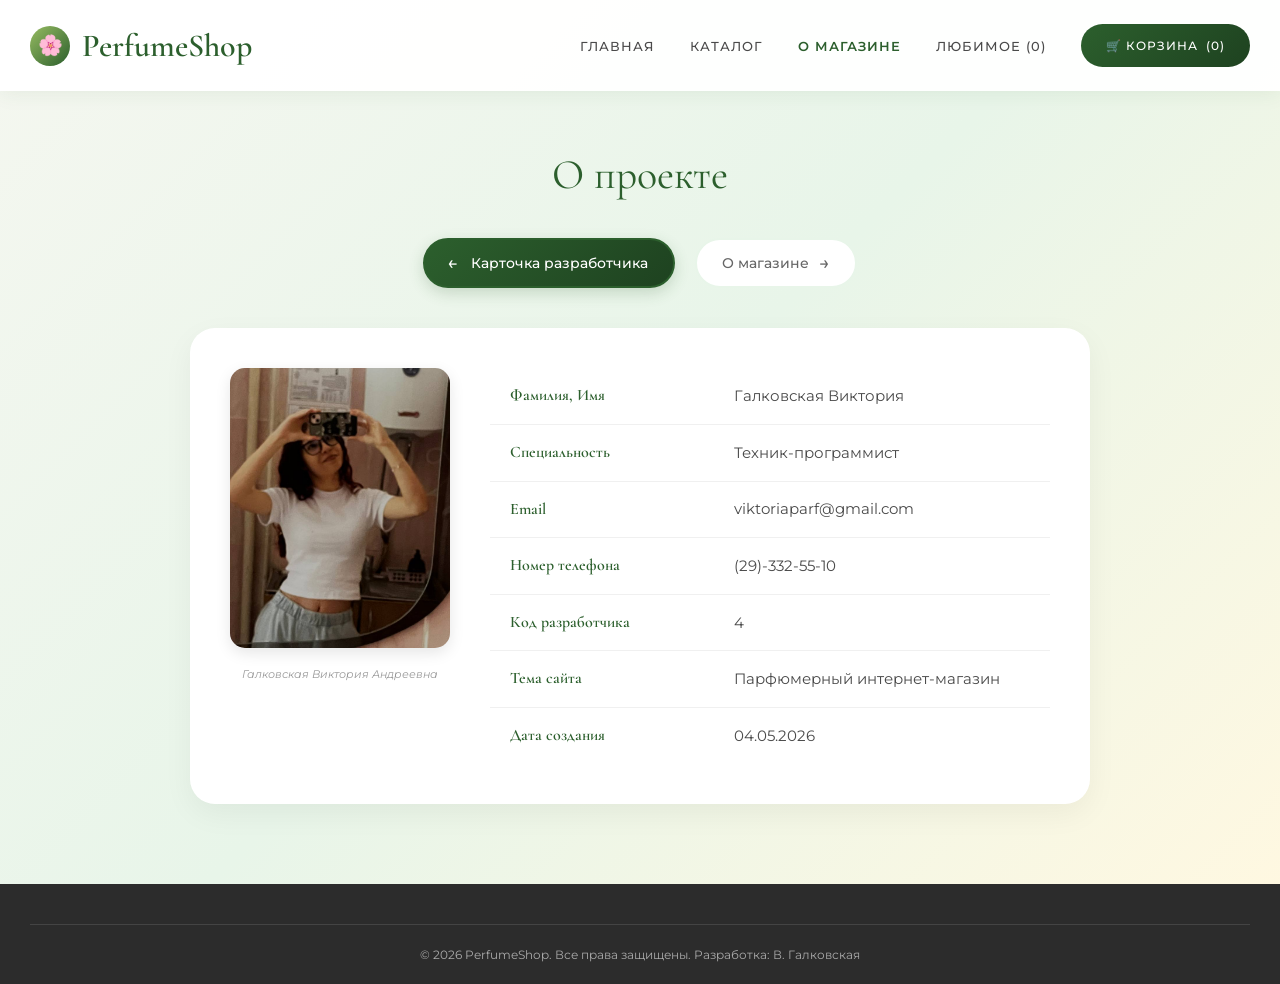
<file: about.html>
<!DOCTYPE html>
<html lang="ru">
<head>
    <link rel="stylesheet" href="style.css">
    <meta charset="UTF-8">
    <meta name="viewport" content="width=device-width, initial-scale=1.0">
    <title>О проекте | PerfumeShop</title>
    <link href="https://fonts.googleapis.com/css2?family=Cormorant+Garamond:wght@300;400;500;600&family=Montserrat:wght@300;400;500;600&display=swap" rel="stylesheet">
    <style>
/* === БАЗОВЫЕ ПЕРЕМЕННЫЕ (Светлая тема) === */
:root {
    --bg-body: linear-gradient(135deg, #f5f7f0 0%, #e8f5e9 50%, #fff8e1 100%);
    --bg-card: #ffffff;
    --bg-header: rgba(255, 255, 255, 0.95);
    --bg-input: #fafbfc;
    --text-main: #4a4a4a;
    --text-muted: #666666;
    --border-color: #e8f5e9;
    --shadow-color: rgba(0, 0, 0, 0.05);
    --hero-bg: linear-gradient(135deg, #e8f5e9 0%, #f1f8e9 50%, #fff8e1 100%);
    --footer-bg: #2c2c2c;
    --footer-text: #aaaaaa;
}

/* Применение переменных */
body {
    background: var(--bg-body);
    color: var(--text-main);
    background-attachment: fixed;
}

header { background: var(--bg-header); }
.product-card, .cart-summary, .checkout-form-section, .checkout-summary-section, .modal-content { 
    background: var(--bg-card); 
    box-shadow: 0 5px 20px var(--shadow-color);
}
input, select, textarea { background: var(--bg-input); border-color: var(--border-color); color: var(--text-main); }
.hero { background: var(--hero-bg); }
footer { background: var(--footer-bg); color: var(--footer-text); }
.nav a { color: var(--text-main); }
.product-meta, .page-header p, .cart-item-meta { color: var(--text-muted); }

/* Стили кнопки темы */
.theme-toggle {
    background: transparent;
    border: 2px solid var(--border-color);
    border-radius: 50%;
    width: 40px;
    height: 40px;
    cursor: pointer;
    display: flex;
    align-items: center;
    justify-content: center;
    font-size: 20px;
    transition: all 0.3s;
    flex-shrink: 0;
}
.theme-toggle:hover {
    background: var(--bg-card);
    border-color: #97bc62;
    transform: scale(1.05);
}
.icon-dark { display: none; }
        /* === БАЗОВЫЕ СТИЛИ (совпадают с index.html) === */
        * { margin: 0; padding: 0; box-sizing: border-box; }
        body {
            font-family: 'Montserrat', sans-serif;
            background: linear-gradient(135deg, #f5f7f0 0%, #e8f5e9 50%, #fff8e1 100%);
            background-attachment: fixed;
            color: #4a4a4a;
            line-height: 1.6;
            min-height: 100vh;
        }


        /* === СТИЛИ СТРАНИЦЫ О ПРОЕКТЕ === */
        .page-title {
            font-family: 'Cormorant Garamond', serif;
            font-size: 42px;
            text-align: center;
            color: #2c5f2d;
            margin: 50px 0 30px;
            font-weight: 400;
        }

        /* Переключатель по стрелкам */
        .toggle-nav {
            display: flex;
            justify-content: center;
            gap: 20px;
            margin-bottom: 40px;
        }
        .toggle-btn {
            display: flex;
            align-items: center;
            gap: 10px;
            padding: 12px 25px;
            background: white;
            border: 2px solid #e8f5e9;
            border-radius: 30px;
            cursor: pointer;
            font-family: 'Montserrat', sans-serif;
            font-size: 14px;
            font-weight: 500;
            color: #666;
            transition: all 0.3s ease;
        }
        .toggle-btn:hover { border-color: #97bc62; color: #2c5f2d; }
        .toggle-btn.active {
            background: linear-gradient(135deg, #2c5f2d, #1e4220);
            color: white;
            border-color: #2c5f2d;
            box-shadow: 0 5px 15px rgba(44, 95, 45, 0.2);
        }
        .arrow { font-size: 18px; transition: transform 0.3s ease; }
        .toggle-btn.active .arrow-left { transform: translateX(-3px); }
        .toggle-btn.active .arrow-right { transform: translateX(3px); }

        /* Секции контента */
        .content-section {
            display: none;
            animation: fadeIn 0.5s ease;
        }
        .content-section.active { display: block; }
        @keyframes fadeIn { from { opacity: 0; transform: translateY(10px); } to { opacity: 1; transform: translateY(0); } }

        /* Карточка разработчика */
        .dev-card-wrapper {
            display: flex;
            gap: 40px;
            background: white;
            border-radius: 25px;
            padding: 40px;
            box-shadow: 0 10px 30px rgba(0,0,0,0.05);
            align-items: flex-start;
            max-width: 900px;
            margin: 0 auto;
        }
        .dev-photo {
            flex-shrink: 0;
            width: 220px;
            text-align: center;
        }
        .dev-photo img {
            width: 100%;
            height: 280px;
            object-fit: cover;
            border-radius: 15px;
            box-shadow: 0 5px 15px rgba(0,0,0,0.1);
            background: #e9ecef;
        }
        .photo-hint {
            margin-top: 10px;
            font-size: 11px;
            color: #999;
            font-style: italic;
        }
        .dev-table {
            width: 100%;
            border-collapse: collapse;
        }
        .dev-table th, .dev-table td {
            padding: 15px 20px;
            border-bottom: 1px solid #f0f0f0;
            text-align: left;
            vertical-align: middle;
        }
        .dev-table th {
            font-family: 'Cormorant Garamond', serif;
            font-weight: 600;
            color: #2c5f2d;
            width: 40%;
            font-size: 16px;
        }
        .dev-table td {
            color: #4a4a4a;
            font-size: 15px;
        }
        .dev-table tr:last-child th, .dev-table tr:last-child td { border-bottom: none; }

        /* О магазине */
        .store-info {
            background: white;
            border-radius: 25px;
            padding: 50px;
            box-shadow: 0 10px 30px rgba(0,0,0,0.05);
            max-width: 900px;
            margin: 0 auto;
        }
        .store-info h2 {
            font-family: 'Cormorant Garamond', serif;
            font-size: 32px;
            color: #2c5f2d;
            margin-bottom: 25px;
            text-align: center;
        }
        .store-info p {
            margin-bottom: 20px;
            font-size: 16px;
            line-height: 1.8;
            color: #555;
        }
        .store-features {
            display: grid;
            grid-template-columns: repeat(2, 1fr);
            gap: 20px;
            margin-top: 30px;
        }
        .feature-box {
            background: #f8faf7;
            padding: 25px;
            border-radius: 15px;
            border-left: 4px solid #97bc62;
        }
        .feature-box h4 {
            color: #2c5f2d;
            margin-bottom: 8px;
            font-size: 16px;
        }
        .feature-box p {
            font-size: 14px;
            margin-bottom: 0;
        }

        /* ПОДВАЛ */
        footer { background: #2c2c2c; color: #aaa; padding: 40px 0 20px; margin-top: 80px; }
        .footer-bottom { text-align: center; padding-top: 20px; border-top: 1px solid #444; font-size: 12px; }

        @media (max-width: 768px) {
            .dev-card-wrapper { flex-direction: column; align-items: center; }
            .store-features { grid-template-columns: 1fr; }
            .toggle-nav { flex-direction: column; align-items: center; }
        }
    </style>
</head>
<body>

    <!-- ШАПКА -->
    <header>
        <div class="container">
            <div class="header-content">
                <a href="index.html" class="logo">
                    <div class="logo-icon">🌸</div>
                    PerfumeShop
                </a>
                <nav>
                    <ul>
                        <li><a href="index.html">Главная</a></li>
                        <li><a href="catalog.html">Каталог</a></li>
                        <li><a href="about.html" style="color:#2c5f2d; font-weight:600;">О магазине</a></li>
                        <li><a href="favorites.html">Любимое <span id="favCount">(0)</span></a></li>
                        <li><a href="cart.html" class="cart-btn">🛒 Корзина <span id="cartCount">(0)</span></a></li>
                    </ul>
                </nav>
            </div>
        </div>
    </header>

    <main class="container">
        <h1 class="page-title">О проекте</h1>

        <!-- Переключатель -->
        <div class="toggle-nav">
            <button class="toggle-btn active" onclick="switchTab('dev')">
                <span class="arrow arrow-left">←</span> Карточка разработчика
            </button>
            <button class="toggle-btn" onclick="switchTab('store')">
                О магазине <span class="arrow arrow-right">→</span>
            </button>
        </div>

        <!-- СЕКЦИЯ 1: КАРТОЧКА РАЗРАБОТЧИКА (по умолчанию) -->
        <section id="dev-section" class="content-section active">
            <div class="dev-card-wrapper">
                <div class="dev-photo">
                    <!-- ВСТАВЬТЕ ВАШЕ ФОТО В ПАПКУ img/developer-photo.jpg -->
                    <img src="img/developer-photo.jpg" alt="Фото разработчика">
                    <p class="photo-hint">Галковская Виктория Андреевна</p>
                </div>
                <table class="dev-table">
                    <tr>
                        <th>Фамилия, Имя</th>
                        <td>Галковская Виктория</td>
                    </tr>
                    <tr>
                        <th>Специальность</th>
                        <td>Техник-программист</td>
                    </tr>
                    <tr>
                        <th>Email</th>
                        <td>viktoriaparf@gmail.com</td>
                    </tr>
                    <tr>
                        <th>Номер телефона</th>
                        <td>(29)-332-55-10</td>
                    </tr>
                    <tr>
                        <th>Код разработчика</th>
                        <td>4</td>
                    </tr>
                    <tr>
                        <th>Тема сайта</th>
                        <td>Парфюмерный интернет-магазин</td>
                    </tr>
                    <tr>
                        <th>Дата создания</th>
                        <td>04.05.2026</td>
                    </tr>
                </table>
            </div>
        </section>

        <!-- СЕКЦИЯ 2: О МАГАЗИНЕ -->
        <section id="store-section" class="content-section">
            <div class="store-info">
                <h2>Добро пожаловать в PerfumeShop</h2>
                <p>PerfumeShop — это современный онлайн-магазин оригинальной парфюмерии, созданный с любовью к искусству ароматов. Мы начали свой путь в 2020 году как небольшой проект для ценителей нишевой и люксовой парфюмерии, а сегодня представляем одну из самых полных коллекций ароматов в Беларуси.</p>
                <p>Наша миссия проста: сделать мир изысканных запахов доступным для каждого. Мы сотрудничаем напрямую с официальными дистрибьюторами Chanel, Dior, Tom Ford, Gucci и других мировых брендов, гарантируя 100% подлинность каждой единицы товара.</p>
                
                <div class="store-features">
                    <div class="feature-box">
                        <h4>✨ Только оригинал</h4>
                        <p>Вся продукция сертифицирована и проходит строгий контроль качества перед отправкой.</p>
                    </div>
                    <div class="feature-box">
                        <h4>🚚 Быстрая доставка</h4>
                        <p>Отправляем заказы в день оформления. Доставка по Минску за 1 день, по РБ — 2-3 дня.</p>
                    </div>
                    <div class="feature-box">
                        <h4>🎁 Пробники в подарок</h4>
                        <p>К каждому заказу от 100 BYN прикладываем миниатюры премиальных ароматов.</p>
                    </div>
                    <div class="feature-box">
                        <h4>💚 Консультация парфюмера</h4>
                        <p>Наши эксперты помогут подобрать идеальный аромат под ваш стиль и сезон.</p>
                    </div>
                </div>

                <p style="margin-top: 30px; text-align: center; font-style: italic; color: #888;">
                    PerfumeShop © 2020–2026 | г. Бобруйск, ул. Советская, 12<br>
                    Режим работы: Пн–Пт 10:00–20:00, Сб–Вс 11:00–18:00
                </p>
            </div>
        </section>
    </main>

    <!-- ПОДВАЛ -->
    <footer>
        <div class="container">
            <div class="footer-bottom">
                <p>&copy; 2026 PerfumeShop. Все права защищены. Разработка: В. Галковская</p>
            </div>
        </div>
    </footer>

    <script>
        function switchTab(tab) {
            // Убираем active у всех кнопок и секций
            document.querySelectorAll('.toggle-btn').forEach(btn => btn.classList.remove('active'));
            document.querySelectorAll('.content-section').forEach(sec => sec.classList.remove('active'));

            // Активируем нужные
            if (tab === 'dev') {
                document.querySelector('.toggle-btn:nth-child(1)').classList.add('active');
                document.getElementById('dev-section').classList.add('active');
            } else {
                document.querySelector('.toggle-btn:nth-child(2)').classList.add('active');
                document.getElementById('store-section').classList.add('active');
            }
        }
    </script>
</body>
</html>
</file>
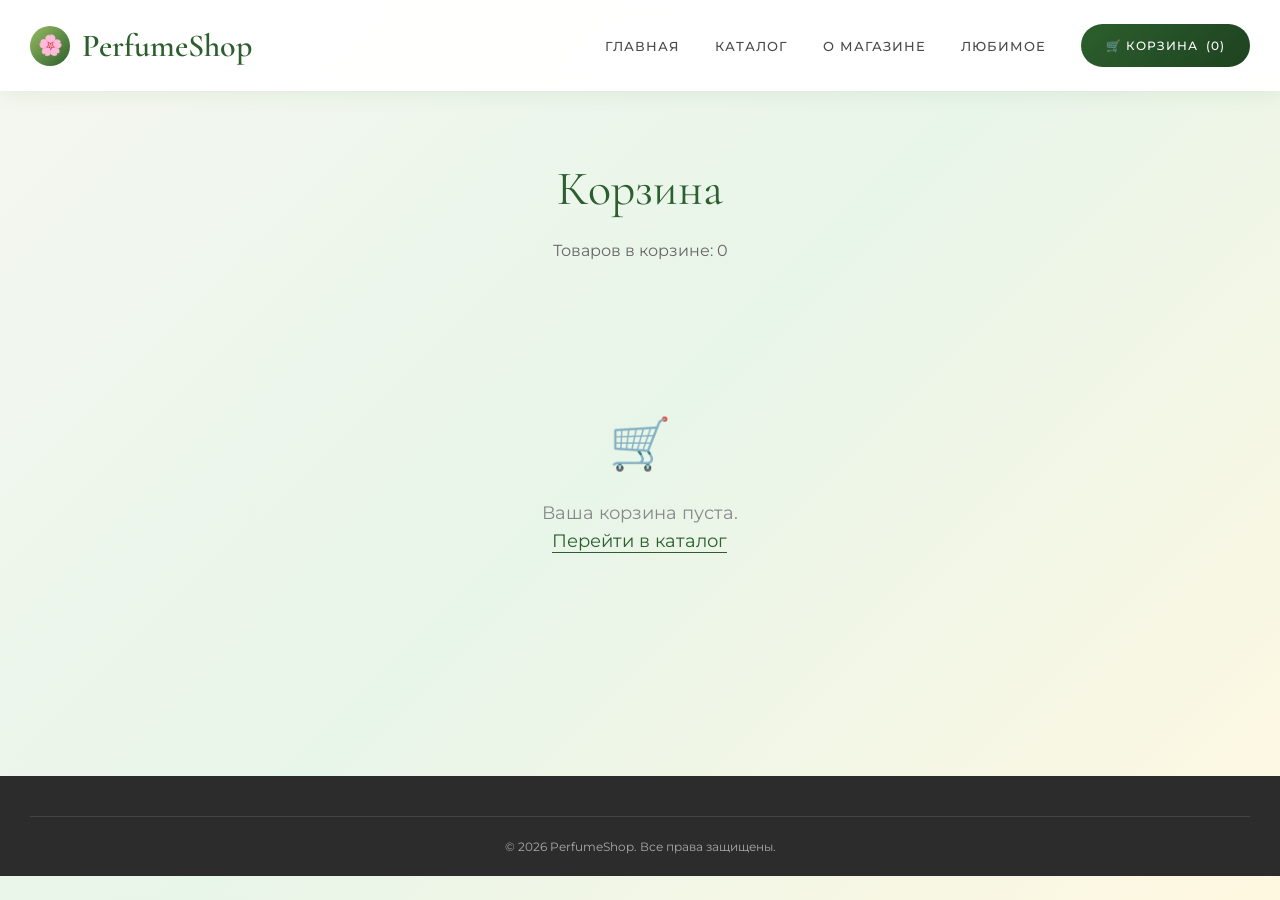
<file: cart.html>
<!DOCTYPE html>
<html lang="ru">
<head>
    <link rel="stylesheet" href="style.css">
    <meta charset="UTF-8">
    <meta name="viewport" content="width=device-width, initial-scale=1.0">
    <title>Корзина | PerfumeShop</title>
    <link href="https://fonts.googleapis.com/css2?family=Cormorant+Garamond:wght@300;400;500;600&family=Montserrat:wght@300;400;500;600&display=swap" rel="stylesheet">
    <style>

        * { margin: 0; padding: 0; box-sizing: border-box; }
        body {
            font-family: 'Montserrat', sans-serif;
            background: linear-gradient(135deg, #f5f7f0 0%, #e8f5e9 50%, #fff8e1 100%);
            background-attachment: fixed;
            color: #4a4a4a;
            line-height: 1.6;
            min-height: 100vh;
        }

        .page-header { text-align: center; padding: 60px 0 40px; }
        .page-header h1 { font-family: 'Cormorant Garamond', serif; font-size: 48px; color: #2c5f2d; margin-bottom: 10px; font-weight: 400; }
        .page-header p { color: #666; }

        .cart-layout {
            display: grid;
            grid-template-columns: 2fr 1fr;
            gap: 30px;
            padding: 20px 0 80px;
        }

        .cart-items {
            background: white;
            border-radius: 20px;
            padding: 30px;
            box-shadow: 0 5px 20px rgba(0,0,0,0.05);
        }
        .cart-items h2 {
            font-family: 'Cormorant Garamond', serif;
            font-size: 28px;
            color: #2c5f2d;
            margin-bottom: 20px;
            padding-bottom: 15px;
            border-bottom: 2px solid #e8f5e9;
        }

        .cart-item {
            display: grid;
            grid-template-columns: 100px 1fr auto auto auto;
            align-items: center;
            gap: 20px;
            padding: 20px 0;
            border-bottom: 1px solid #f0f0f0;
        }
        .cart-item:last-child { border-bottom: none; }
        .cart-item-img {
            width: 100px;
            height: 100px;
            background: #f8f9fa;
            border-radius: 15px;
            display: flex;
            align-items: center;
            justify-content: center;
            overflow: hidden;
        }
        .cart-item-img img { max-width: 80%; max-height: 80%; object-fit: contain; }
        .cart-item-info h3 {
            font-family: 'Cormorant Garamond', serif;
            font-size: 22px;
            color: #333;
            margin-bottom: 5px;
        }
        .cart-item-brand { font-size: 12px; color: #97bc62; font-weight: 600; text-transform: uppercase; letter-spacing: 1px; }
        
        .quantity-controls {
            display: flex;
            align-items: center;
            gap: 0;
            border: 2px solid #e8f5e9;
            border-radius: 10px;
            overflow: hidden;
        }
        .qty-btn {
            width: 36px;
            height: 36px;
            background: white;
            border: none;
            cursor: pointer;
            font-size: 18px;
            color: #2c5f2d;
            transition: background 0.2s;
            display: flex;
            align-items: center;
            justify-content: center;
        }
        .qty-btn:hover { background: #e8f5e9; }
        .qty-value {
            width: 40px;
            text-align: center;
            font-size: 16px;
            font-weight: 600;
            color: #2c5f2d;
            border: none;
            background: transparent;
        }
        
        .cart-item-price {
            font-size: 20px;
            color: #2c5f2d;
            font-weight: 600;
            text-align: right;
            min-width: 90px;
        }
        
        .remove-btn {
            background: none;
            border: none;
            color: #ccc;
            font-size: 22px;
            cursor: pointer;
            transition: color 0.3s;
            padding: 5px;
        }
        .remove-btn:hover { color: #e74c3c; }

        .cart-summary {
            background: white;
            border-radius: 20px;
            padding: 30px;
            box-shadow: 0 5px 20px rgba(0,0,0,0.05);
            position: sticky;
            top: 100px;
            height: fit-content;
        }
        .cart-summary h2 {
            font-family: 'Cormorant Garamond', serif;
            font-size: 28px;
            color: #2c5f2d;
            margin-bottom: 25px;
            padding-bottom: 15px;
            border-bottom: 2px solid #e8f5e9;
        }
        .summary-row {
            display: flex;
            justify-content: space-between;
            padding: 12px 0;
            font-size: 15px;
        }
        .summary-row.total {
            border-top: 2px solid #e8f5e9;
            margin-top: 15px;
            padding-top: 20px;
            font-size: 20px;
            font-weight: 600;
            color: #2c5f2d;
        }
        .checkout-btn {
            width: 100%;
            padding: 16px;
            background: linear-gradient(135deg, #2c5f2d, #1e4220);
            color: white;
            border: none;
            border-radius: 25px;
            font-size: 14px;
            font-weight: 600;
            text-transform: uppercase;
            letter-spacing: 1px;
            cursor: pointer;
            margin-top: 25px;
            transition: all 0.3s;
        }
        .checkout-btn:hover { transform: translateY(-2px); box-shadow: 0 8px 20px rgba(44, 95, 45, 0.3); }
        .checkout-btn:disabled { opacity: 0.5; cursor: not-allowed; transform: none; box-shadow: none; }
        
        .promo-code {
            display: flex;
            gap: 10px;
            margin-top: 20px;
        }
        .promo-code input {
            flex: 1;
            padding: 12px 15px;
            border: 2px solid #e8f5e9;
            border-radius: 10px;
            font-size: 14px;
        }
        .promo-code button {
            padding: 12px 20px;
            background: #97bc62;
            color: white;
            border: none;
            border-radius: 10px;
            font-size: 13px;
            font-weight: 600;
            cursor: pointer;
            transition: background 0.3s;
        }
        .promo-code button:hover { background: #85a858; }

        .empty-cart {
            text-align: center;
            padding: 80px 20px;
            color: #888;
            font-size: 18px;
            grid-column: 1 / -1;
        }
        .empty-cart span { font-size: 50px; display: block; margin-bottom: 15px; }
        .empty-cart a { color: #2c5f2d; text-decoration: none; border-bottom: 1px solid; }

        footer { background: #2c2c2c; color: #aaa; padding: 40px 0 20px; margin-top: 60px; }
        .footer-bottom { text-align: center; padding-top: 20px; border-top: 1px solid #444; font-size: 12px; }

        @media (max-width: 900px) {
            .cart-layout { grid-template-columns: 1fr; }
            .cart-summary { position: static; }
            .cart-item { grid-template-columns: 80px 1fr; gap: 15px; }
            .quantity-controls { justify-self: start; }
        }
        @media (max-width: 600px) {
            .cart-item { grid-template-columns: 60px 1fr; gap: 10px; }
            .cart-item-img { width: 60px; height: 60px; }
        }
    </style>
</head>
<body>

    <header>
        <div class="container">
            <div class="header-content">
                <a href="index.html" class="logo">
                    <div class="logo-icon">🌸</div>
                    PerfumeShop
                </a>
                <nav>
                    <ul>
                        <li><a href="index.html">Главная</a></li>
                        <li><a href="catalog.html">Каталог</a></li>
                        <li><a href="about.html">О магазине</a></li>
                        <li><a href="favorites.html">Любимое</a></li>
                        <li><a href="cart.html" class="cart-btn">🛒 Корзина <span id="cartCount">(0)</span></a></li>
                    </ul>
                </nav>
            </div>
        </div>
    </header>

    <main class="container">
        <div class="page-header">
            <h1>Корзина</h1>
            <p id="cartCountText">Товаров в корзине: 0</p>
        </div>

        <div class="cart-layout" id="cartLayout">
            <!-- Содержимое будет сгенерировано через JS -->
        </div>
    </main>

    <footer>
        <div class="container">
            <div class="footer-bottom">
                <p>&copy; 2026 PerfumeShop. Все права защищены.</p>
            </div>
        </div>
    </footer>

    <script>
        const cartLayout = document.getElementById('cartLayout');
        const cartCountText = document.getElementById('cartCountText');

        function getCart() {
            return JSON.parse(localStorage.getItem('ps_cart')) || [];
        }

        function saveCart(cart) {
            localStorage.setItem('ps_cart', JSON.stringify(cart));
        }

        function renderCart() {
            const cart = getCart();
            
            if (cart.length === 0) {
                cartLayout.innerHTML = `
                    <div class="empty-cart">
                        <span>🛒</span>
                        Ваша корзина пуста.<br>
                        <a href="catalog.html">Перейти в каталог</a>
                    </div>
                `;
                cartCountText.textContent = 'Товаров в корзине: 0';
                return;
            }

            let itemsHTML = '';
            let subtotal = 0;

            cart.forEach((item, index) => {
                const price = parseInt(item.price);
                const total = price * item.qty;
                subtotal += total;

                itemsHTML += `
                    <div class="cart-item" data-index="${index}">
                        <div class="cart-item-img">
                            <img src="${item.image}" alt="${item.name}">
                        </div>
                        <div class="cart-item-info">
                            <div class="cart-item-brand">${item.brand}</div>
                            <h3>${item.name}</h3>
                            <p style="font-size:13px; color:#999; margin-top:5px;">${item.meta || ''}</p>
                        </div>
                        <div class="quantity-controls">
                            <button class="qty-btn" onclick="changeQty(${index}, -1)">−</button>
                            <span class="qty-value">${item.qty}</span>
                            <button class="qty-btn" onclick="changeQty(${index}, 1)">+</button>
                        </div>
                        <div class="cart-item-price">${total} BYN</div>
                        <button class="remove-btn" onclick="removeItem(${index})" title="Удалить">✕</button>
                    </div>
                `;
            });

            const delivery = subtotal >= 100 ? 0 : 15;
            const grandTotal = subtotal + delivery;

            cartLayout.innerHTML = `
                <div class="cart-items">
                    <h2>Ваши товары</h2>
                    ${itemsHTML}
                </div>
               <div class="cart-summary">
    <h2>Итого</h2>
    
    <div class="summary-row">
        <span>Товары (<span id="itemCount">2</span> шт.)</span>
        <span id="cartSubtotal">810 BYN</span>
    </div>
    
    <div class="summary-row">
        <span>Доставка</span>
        <span id="cartDelivery">Бесплатно</span>
    </div>

    <div class="summary-row total-row">
        <span>К оплате</span>
        <span id="cartFinalTotal" style="font-size: 1.4rem; font-weight: 700; color: #2c5f2d;">810 BYN</span>
</div>
<button class="checkout-btn" onclick="window.location.href='checkout.html'">ОФОРМИТЬ ЗАКАЗ</button>
    <p style="text-align:center; font-size:0.8rem; color:#888; margin-top:10px;">Бесплатная доставка от 100 BYN</p>
</div>
                    </p>
                </div>
            `;

            cartCountText.textContent = `Товаров в корзине: ${cart.reduce((sum, i) => sum + i.qty, 0)}`;
        }

        window.changeQty = function(index, delta) {
            const cart = getCart();
            cart[index].qty += delta;
            if (cart[index].qty <= 0) {
                cart.splice(index, 1);
            }
            saveCart(cart);
            renderCart();
            updateCartCountOnAllPages();
        };

        window.removeItem = function(index) {
            const cart = getCart();
            cart.splice(index, 1);
            saveCart(cart);
            renderCart();
            updateCartCountOnAllPages();
        };

        function updateCartCountOnAllPages() {
            const cart = getCart();
            const totalItems = cart.reduce((sum, item) => sum + item.qty, 0);
            localStorage.setItem('ps_cart_count', totalItems);
            window.dispatchEvent(new Event('storage'));
        }

        window.addEventListener('storage', (e) => {
            if (e.key === 'ps_cart') renderCart();
        });

        renderCart();
    </script>
</body>
</html>
</file>
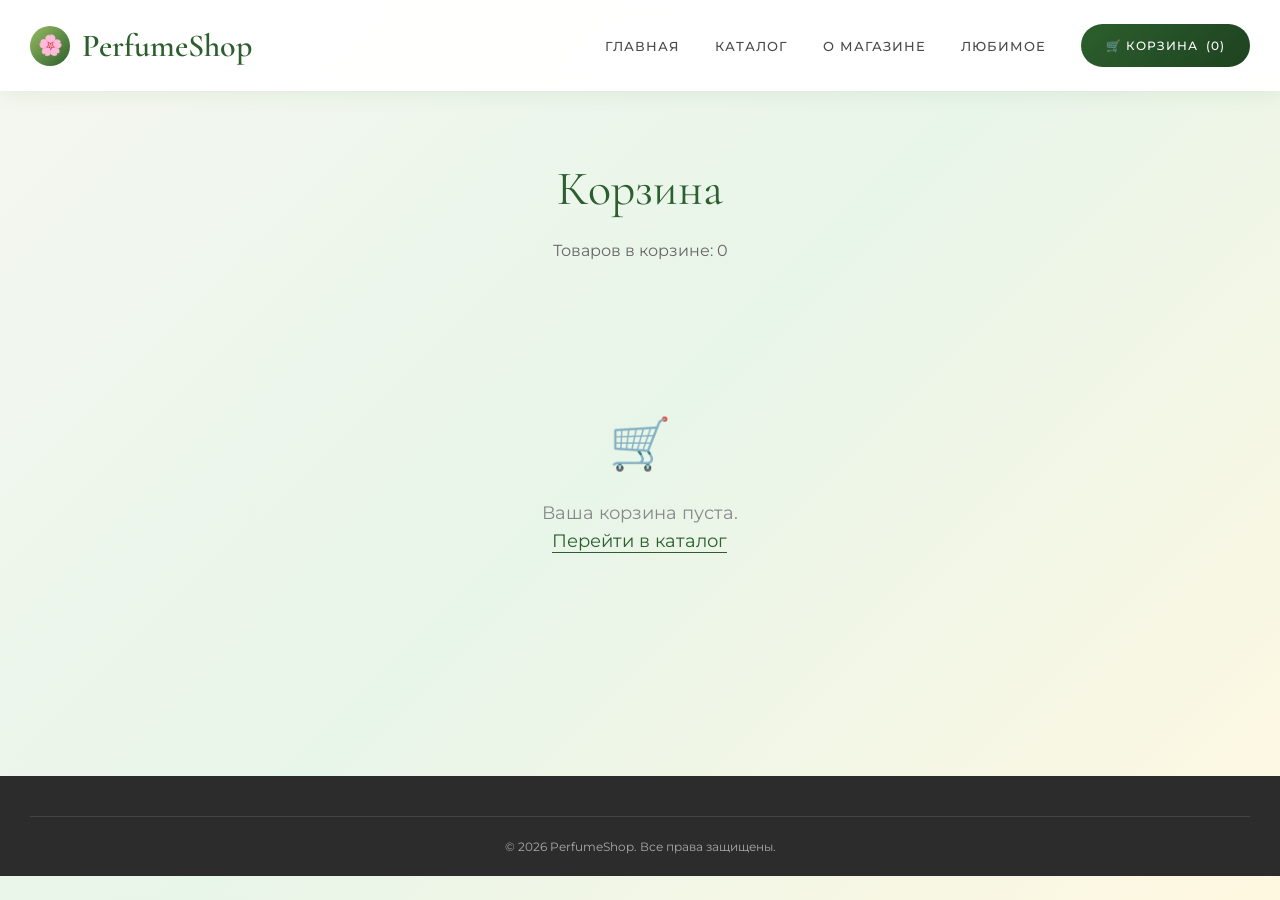
<file: checkout.html>
<!DOCTYPE html>
<html lang="ru">
<head>
    <meta charset="UTF-8">
    <meta name="viewport" content="width=device-width, initial-scale=1.0">
    <title>Оформление заказа | PerfumeShop</title>
    <link href="https://fonts.googleapis.com/css2?family=Cormorant+Garamond:wght@300;400;500;600&family=Montserrat:wght@300;400;500&display=swap" rel="stylesheet">
    <link rel="stylesheet" href="style.css">
    <style>
/* === БАЗОВЫЕ ПЕРЕМЕННЫЕ (Светлая тема) === */
:root {
    --bg-body: linear-gradient(135deg, #f5f7f0 0%, #e8f5e9 50%, #fff8e1 100%);
    --bg-card: #ffffff;
    --bg-header: rgba(255, 255, 255, 0.95);
    --bg-input: #fafbfc;
    --text-main: #4a4a4a;
    --text-muted: #666666;
    --border-color: #e8f5e9;
    --shadow-color: rgba(0, 0, 0, 0.05);
    --hero-bg: linear-gradient(135deg, #e8f5e9 0%, #f1f8e9 50%, #fff8e1 100%);
    --footer-bg: #2c2c2c;
    --footer-text: #aaaaaa;
}
/* Применение переменных */
body {
    background: var(--bg-body);
    color: var(--text-main);
    background-attachment: fixed;
}

header { background: var(--bg-header); }
.product-card, .cart-summary, .checkout-form-section, .checkout-summary-section, .modal-content { 
    background: var(--bg-card); 
    box-shadow: 0 5px 20px var(--shadow-color);
}
input, select, textarea { background: var(--bg-input); border-color: var(--border-color); color: var(--text-main); }
.hero { background: var(--hero-bg); }
footer { background: var(--footer-bg); color: var(--footer-text); }
.nav a { color: var(--text-main); }
.product-meta, .page-header p, .cart-item-meta { color: var(--text-muted); }

/* Стили кнопки темы */
.theme-toggle {
    background: transparent;
    border: 2px solid var(--border-color);
    border-radius: 50%;
    width: 40px;
    height: 40px;
    cursor: pointer;
    display: flex;
    align-items: center;
    justify-content: center;
    font-size: 20px;
    transition: all 0.3s;
    flex-shrink: 0;
}
.theme-toggle:hover {
    background: var(--bg-card);
    border-color: #97bc62;
    transform: scale(1.05);
}
.icon-dark { display: none; }
        /* === Стили страницы оформления === */
        .checkout-page { padding: clamp(30px, 5vw, 50px) 0; min-height: 80vh; }
        .page-title {
            font-family: 'Cormorant Garamond', serif;
            font-size: clamp(1.8rem, 5vw, 2.5rem);
            color: #2c5f2d;
            text-align: center;
            margin-bottom: clamp(20px, 4vw, 30px);
        }

        .checkout-grid {
            display: grid;
            grid-template-columns: 1.5fr 1fr;
            gap: clamp(20px, 3vw, 30px);
            align-items: start;
        }

        .checkout-form-section, .checkout-summary-section {
            background: white;
            padding: clamp(20px, 3vw, 30px);
            border-radius: 20px;
            box-shadow: 0 5px 20px rgba(0,0,0,0.05);
        }

        .checkout-summary-section {
            position: sticky;
            top: 100px;
        }

        .checkout-form-section h2, .checkout-summary-section h2 {
            font-family: 'Cormorant Garamond', serif;
            font-size: clamp(1.3rem, 3vw, 1.6rem);
            color: #2c5f2d;
            margin-bottom: 20px;
            padding-bottom: 10px;
            border-bottom: 2px solid #f0f0f0;
        }

        .form-row { display: grid; grid-template-columns: 1fr 1fr; gap: 15px; }
        .form-group { margin-bottom: 15px; }
        .form-group label { display: block; margin-bottom: 6px; font-size: 0.85rem; color: #555; font-weight: 500; }
        .form-group input, .form-group select, .form-group textarea {
            width: 100%; padding: 12px; border: 2px solid #e8f5e9; border-radius: 12px;
            font-family: 'Montserrat', sans-serif; font-size: 0.9rem; transition: all 0.3s;
            background: #fafbfc;
        }
        .form-group input:focus, .form-group select:focus, .form-group textarea:focus {
            outline: none; border-color: #2c5f2d; background: white; box-shadow: 0 0 0 3px rgba(44,95,45,0.1);
        }
        .form-group textarea { resize: vertical; min-height: 80px; }

        .radio-group { display: flex; gap: 20px; margin-bottom: 20px; flex-wrap: wrap; }
        .radio-group label {
            display: flex; align-items: center; gap: 8px; cursor: pointer;
            padding: 10px 15px; border: 2px solid #e8f5e9; border-radius: 10px;
            font-size: 0.9rem; transition: all 0.3s; flex: 1;
        }
        .radio-group label:hover { border-color: #97bc62; }
        .radio-group input:checked + span { font-weight: 600; color: #2c5f2d; }
        .radio-group label:has(input:checked) { border-color: #2c5f2d; background: #f8faf7; }
        .radio-group input { display: none; }

        .submit-btn {
            width: 100%; padding: clamp(14px, 2.5vw, 16px);
            background: linear-gradient(135deg, #2c5f2d, #1e4220);
            color: white; border: none; border-radius: 25px;
            font-size: clamp(0.9rem, 2.5vw, 1rem); font-weight: 600;
            text-transform: uppercase; letter-spacing: 1px; cursor: pointer;
            margin-top: 10px; transition: all 0.3s;
        }
        .submit-btn:hover { transform: translateY(-2px); box-shadow: 0 8px 20px rgba(44, 95, 45, 0.3); }
        .submit-btn:disabled { opacity: 0.6; cursor: not-allowed; transform: none; }

        #orderSummaryList { margin-bottom: 20px; max-height: 250px; overflow-y: auto; padding-right: 5px; }
        #orderSummaryList::-webkit-scrollbar { width: 4px; }
        #orderSummaryList::-webkit-scrollbar-thumb { background: #ccc; border-radius: 4px; }

        .summary-item {
            display: flex; justify-content: space-between; align-items: center;
            padding: 10px 0; border-bottom: 1px solid #f5f5f5; font-size: 0.9rem;
        }
        .summary-item-info { display: flex; align-items: center; gap: 12px; }
        .summary-item-img {
            width: 50px; height: 50px; object-fit: contain;
            background: #f8f9fa; border-radius: 8px; padding: 5px;
        }
        .summary-totals .summary-row { display: flex; justify-content: space-between; padding: 8px 0; font-size: 0.95rem; color: #555; }
        .summary-totals .total {
            font-size: clamp(1.2rem, 3vw, 1.4rem); font-weight: 700; color: #2c5f2d;
            border-top: 2px solid #2c5f2d; margin-top: 10px; padding-top: 12px;
        }

        /* Успешное оформление */
        .success-overlay {
            position: fixed; top: 0; left: 0; width: 100%; height: 100%;
            background: rgba(0,0,0,0.4); backdrop-filter: blur(6px);
            display: flex; align-items: center; justify-content: center; z-index: 2000;
        }
        .hidden { display: none !important; }
        .success-box {
            background: white; padding: clamp(30px, 5vw, 40px); border-radius: 25px;
            text-align: center; max-width: 420px; width: 90%;
            box-shadow: 0 20px 50px rgba(0,0,0,0.15); animation: popIn 0.4s cubic-bezier(0.175, 0.885, 0.32, 1.275);
        }
        .success-icon { font-size: 60px; margin-bottom: 15px; }
        .success-box h2 { font-family: 'Cormorant Garamond', serif; font-size: 1.8rem; color: #2c5f2d; margin-bottom: 10px; }
        .success-box p { color: #666; margin-bottom: 25px; line-height: 1.6; }
        @keyframes popIn { from { transform: scale(0.8); opacity: 0; } to { transform: scale(1); opacity: 1; } }

        /* === АДАПТИВНОСТЬ === */
        @media (max-width: 900px) {
            .checkout-grid { grid-template-columns: 1fr; }
            .checkout-summary-section { position: static; order: -1; margin-bottom: 20px; }
        }
        @media (max-width: 600px) {
            .form-row { grid-template-columns: 1fr; }
            .radio-group { flex-direction: column; gap: 10px; }
            .radio-group label { width: 100%; }
        }
    </style>
</head>
<body>

    <header>
        <div class="container">
            <div class="header-content">
                <a href="index.html" class="logo">
                    <div class="logo-icon">🌸</div>
                    PerfumeShop
                </a>
                <nav>
                    <ul>
                        <li><a href="catalog.html">Каталог</a></li>
                        <li><a href="about.html">О магазине</a></li>
                        <li><a href="favorites.html">Любимое</a></li>
                        <li><a href="cart.html" class="cart-btn">🛒 Корзина</a></li>
                    </ul>
                </nav>
            </div>
        </div>
    </header>

    <main class="container checkout-page">
        <h1 class="page-title">Оформление заказа</h1>
        
        <div class="checkout-grid">
            <!-- Форма -->
            <div class="checkout-form-section">
                <form id="checkoutForm">
                    <h2> Контактные данные</h2>
                    <div class="form-row">
                        <div class="form-group">
                            <label>Имя и Фамилия</label>
                            <input type="text" placeholder="Иван Иванов" required>
                        </div>
                        <div class="form-group">
                            <label>Телефон</label>
                            <input type="tel" placeholder="+375 (__) ___-__-__" required>
                        </div>
                    </div>
                    <div class="form-group">
                        <label>Email для чека</label>
                        <input type="email" placeholder="email@example.com" required>
                    </div>

                    <h2>🚚 Доставка</h2>
                    <div class="form-group">
                        <label>Город</label>
                        <input type="text" placeholder="Минск" required>
                    </div>
                    <div class="form-group">
                        <label>Адрес доставки</label>
                        <input type="text" placeholder="Улица, дом, квартира" required>
                    </div>
                    <div class="form-group">
                        <label>Способ доставки</label>
                        <select>
                            <option>Курьером (1-2 дня) — 15 BYN</option>
                            <option>Почтой Беларуси (3-5 дней) — 8 BYN</option>
                            <option>Самовывоз (Бобруйск) — Бесплатно</option>
                        </select>
                    </div>

                    <h2>💳 Оплата</h2>
                    <div class="radio-group">
                        <label>
                            <input type="radio" name="payment" value="card" checked>
                            <span>Картой онлайн</span>
                        </label>
                        <label>
                            <input type="radio" name="payment" value="cash">
                            <span>Наличными при получении</span>
                        </label>
                    </div>

                    <div class="form-group">
                        <label>Комментарий к заказу</label>
                        <textarea placeholder="Например: позвонить за час до доставки"></textarea>
                    </div>

                    <button type="submit" class="submit-btn">Подтвердить заказ</button>
                </form>
            </div>

            <!-- Итог -->
            <div class="checkout-summary-section">
                <h2>🛒 Ваш заказ</h2>
                <div id="orderSummaryList"></div>
                <div class="summary-totals">
                    <div class="summary-row"><span>Товары:</span><span id="subtotal">0 BYN</span></div>
                    <div class="summary-row"><span>Доставка:</span><span id="delivery">0 BYN</span></div>
                    <div class="summary-row total"><span>Итого:</span><span id="grandTotal">0 BYN</span></div>
                </div>
            </div>
        </div>
    </main>

    <!-- Модальное окно успеха -->
    <div id="successMessage" class="success-overlay hidden">
        <div class="success-box">
            <div class="success-icon">🎉</div>
            <h2>Заказ успешно оформлен!</h2>
            <p>Спасибо за покупку в PerfumeShop. Менеджер свяжется с вами в течение 15 минут для подтверждения.</p>
            <a href="index.html" class="hero-btn">Вернуться на главную</a>
        </div>
    </div>

    <footer>
        <div class="container">
            <div class="footer-bottom" style="text-align: center; padding: 20px; color: #888; font-size: 0.8rem;">
                <p>&copy; 2026 PerfumeShop. Все права защищены.</p>
            </div>
        </div>
    </footer>

    <script>
        document.addEventListener('DOMContentLoaded', () => {
            const cart = JSON.parse(localStorage.getItem('ps_cart')) || [];
            const summaryList = document.getElementById('orderSummaryList');
            const subtotalEl = document.getElementById('subtotal');
            const deliveryEl = document.getElementById('delivery');
            const grandTotalEl = document.getElementById('grandTotal');
            const form = document.getElementById('checkoutForm');
            const successMsg = document.getElementById('successMessage');

            // Если корзина пуста, перенаправляем
            if (cart.length === 0) {
                window.location.href = 'cart.html';
                return;
            }

            // Рендер списка товаров
            let subtotal = 0;
            let html = '';
            cart.forEach(item => {
                const itemTotal = parseInt(item.price) * item.qty;
                subtotal += itemTotal;
                html += `
                    <div class="summary-item">
                        <div class="summary-item-info">
                            <img src="${item.image}" alt="${item.name}" class="summary-item-img" onerror="this.src='data:image/svg+xml,<svg xmlns=%22http://www.w3.org/2000/svg%22 viewBox=%220 0 100 100%22><text y=%22.9em%22 font-size=%2280%22>🧴</text></svg>'">
                            <div>
                                <div style="font-weight:600; color:#333;">${item.name}</div>
                                <div style="font-size:0.8rem; color:#888;">${item.qty} шт. × ${item.price} BYN</div>
                            </div>
                        </div>
                        <div style="font-weight:600; color:#2c5f2d;">${itemTotal} BYN</div>
                    </div>
                `;
            });
            summaryList.innerHTML = html;

            // Расчет итогов
            const delivery = subtotal >= 100 ? 0 : 15;
            const grandTotal = subtotal + delivery;

            subtotalEl.textContent = `${subtotal} BYN`;
            deliveryEl.textContent = delivery === 0 ? 'Бесплатно' : `${delivery} BYN`;
            grandTotalEl.textContent = `${grandTotal} BYN`;

            // Обработка отправки формы
            form.addEventListener('submit', (e) => {
                e.preventDefault();
                const btn = form.querySelector('.submit-btn');
                btn.textContent = 'Обработка...';
                btn.disabled = true;

                // Имитация отправки на сервер
                setTimeout(() => {
                    localStorage.removeItem('ps_cart'); // Очистка корзины
                    successMsg.classList.remove('hidden'); // Показ успеха
                    document.body.style.overflow = 'hidden'; // Блокировка скролла
                }, 1200);
            });
        });
    </script>
</body>
</html>
</file>
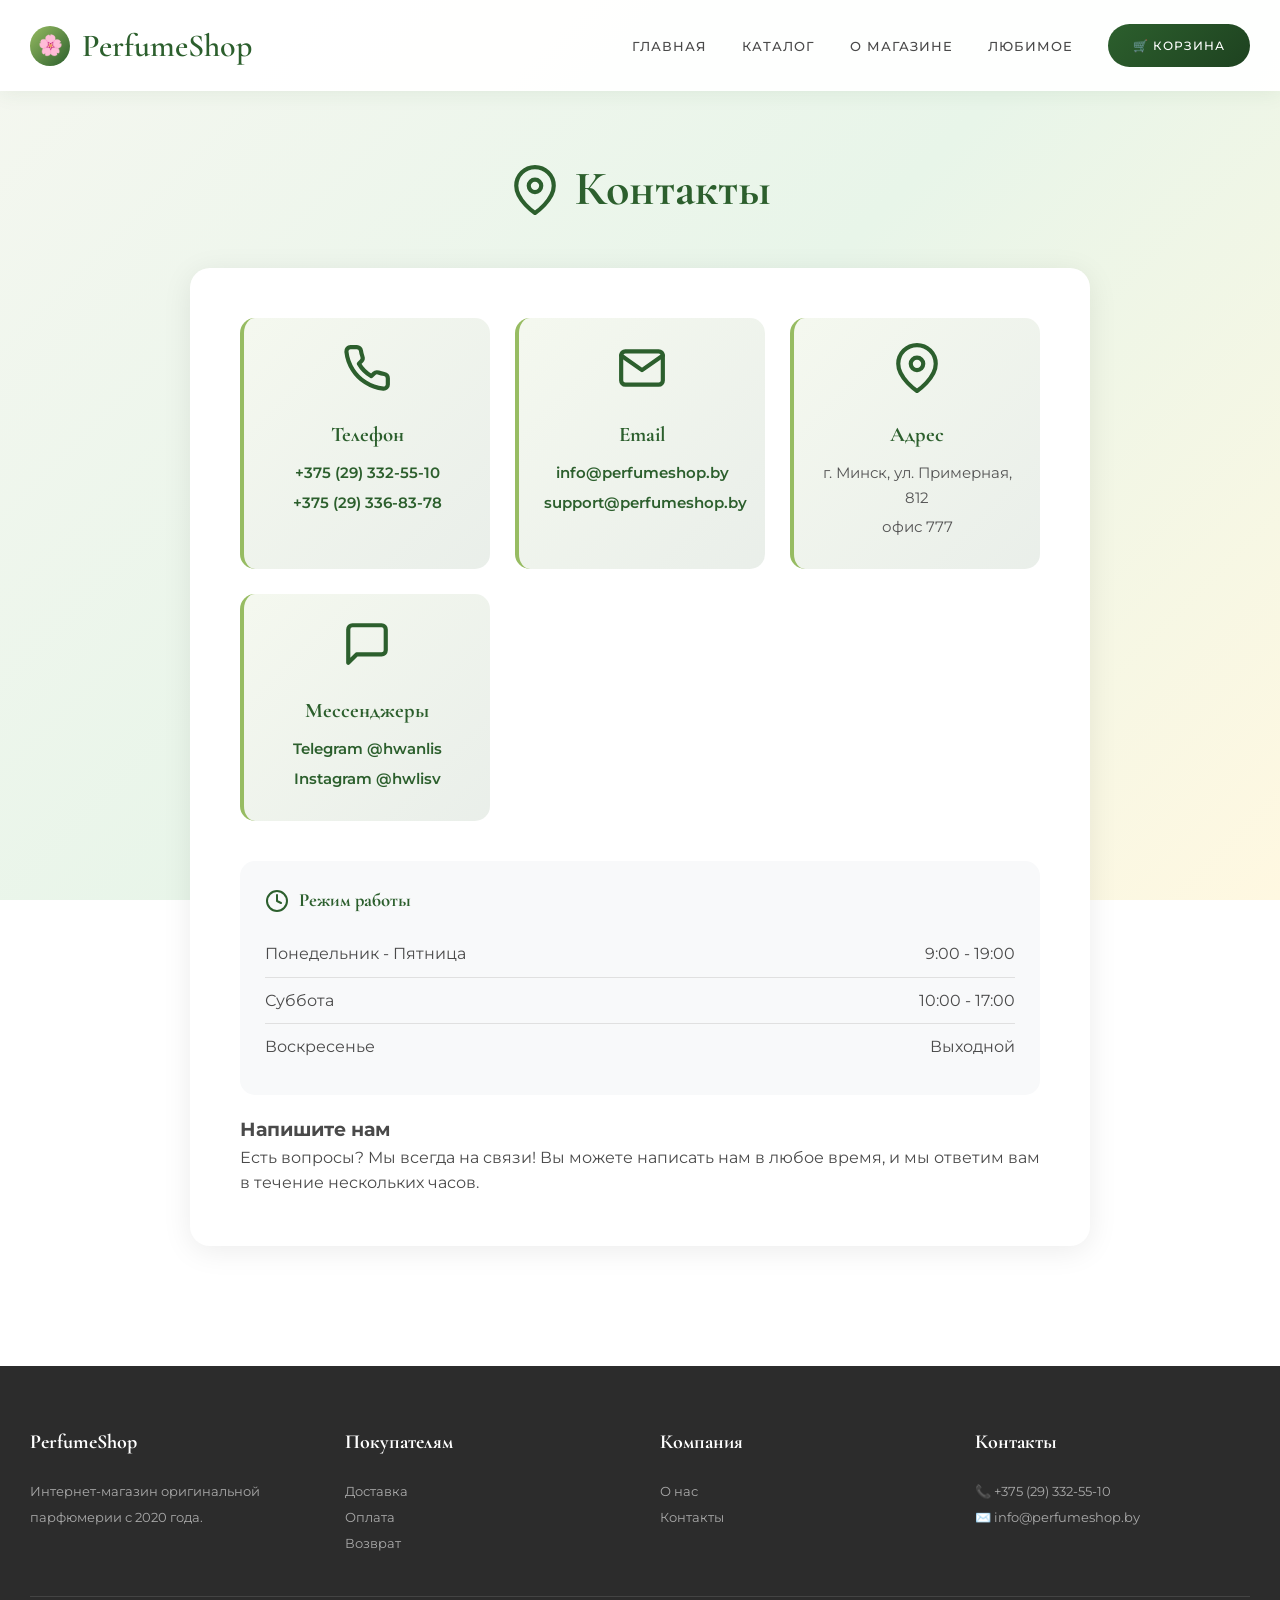
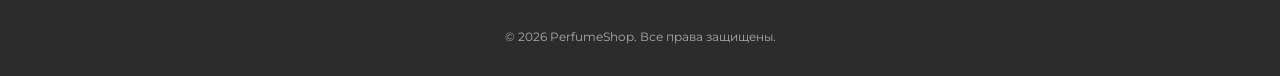
<file: contacts.html>
<!DOCTYPE html>
<html lang="ru">
<head>
    <meta charset="UTF-8">
    <meta name="viewport" content="width=device-width, initial-scale=1.0">
    <title>Контакты | PerfumeShop</title>
    <link href="https://fonts.googleapis.com/css2?family=Cormorant+Garamond:wght@300;400;500;600&family=Montserrat:wght@300;400;500&display=swap" rel="stylesheet">
    <link rel="stylesheet" href="style.css">
    <style>
        .info-page { padding: 60px 0; min-height: 70vh; }
        .info-title {
            font-family: 'Cormorant Garamond', serif;
            font-size: clamp(2rem, 5vw, 3rem);
            color: #2c5f2d;
            text-align: center;
            margin-bottom: 40px;
            display: flex;
            align-items: center;
            justify-content: center;
            gap: 15px;
        }
        .info-title svg { width: 50px; height: 50px; }
        .info-content {
            max-width: 900px;
            margin: 0 auto;
            background: white;
            padding: clamp(30px, 5vw, 50px);
            border-radius: 20px;
            box-shadow: 0 5px 30px rgba(0,0,0,0.08);
        }
        .contact-grid {
            display: grid;
            grid-template-columns: repeat(auto-fit, minmax(250px, 1fr));
            gap: 25px;
            margin-bottom: 40px;
        }
        .contact-card {
            background: linear-gradient(135deg, rgba(151, 188, 98, 0.1), rgba(44, 95, 45, 0.1));
            padding: 25px;
            border-radius: 15px;
            text-align: center;
            border-left: 4px solid #97bc62;
            transition: transform 0.3s;
        }
        .contact-card:hover { transform: translateY(-5px); }
        .contact-icon {
            width: 60px;
            height: 60px;
            margin: 0 auto 15px;
        }
        .contact-icon svg { width: 50px; height: 50px; }
        .contact-card h3 {
            font-family: 'Cormorant Garamond', serif;
            font-size: 1.3rem;
            color: #2c5f2d;
            margin-bottom: 10px;
        }
        .contact-card p {
            margin: 5px 0;
            color: #555;
            font-size: 0.95rem;
        }
        .contact-card a {
            color: #2c5f2d;
            text-decoration: none;
            font-weight: 600;
            transition: color 0.3s;
        }
        .contact-card a:hover { color: #97bc62; }
        
        .work-hours {
            background: #f8f9fa;
            padding: 25px;
            border-radius: 15px;
            margin: 20px 0;
        }
        .work-hours h3 {
            font-family: 'Cormorant Garamond', serif;
            color: #2c5f2d;
            margin-bottom: 15px;
            display: flex;
            align-items: center;
            gap: 10px;
        }
        .work-hours ul {
            list-style: none;
            padding: 0;
        }
        .work-hours li {
            padding: 10px 0;
            border-bottom: 1px solid #e0e0e0;
            display: flex;
            justify-content: space-between;
        }
        .work-hours li:last-child { border-bottom: none; }
        
        [data-theme="dark"] .info-content { background: #2a2a2a; }
        [data-theme="dark"] .contact-card {
            background: linear-gradient(135deg, rgba(151, 188, 98, 0.15), rgba(44, 95, 45, 0.15));
        }
        [data-theme="dark"] .contact-card p { color: #a8a8a8; }
        [data-theme="dark"] .work-hours { background: #222; }
        [data-theme="dark"] .work-hours li { border-bottom-color: #333; }
    </style>
</head>
<body>
    <header>
        <div class="container">
            <div class="header-content">
                <a href="index.html" class="logo">
                    <div class="logo-icon">🌸</div>
                    PerfumeShop
                </a>
                <nav>
                    <ul>
                        <li><a href="index.html">Главная</a></li>
                        <li><a href="catalog.html">Каталог</a></li>
                        <li><a href="about.html">О магазине</a></li>
                        <li><a href="favorites.html">Любимое</a></li>
                        <li><a href="cart.html" class="cart-btn">🛒 Корзина</a></li>
                    </ul>
                </nav>
            </div>
        </div>
    </header>

    <main class="container info-page">
        <h1 class="info-title">
            <svg viewBox="0 0 24 24" fill="none" stroke="#2c5f2d" stroke-width="2" stroke-linecap="round" stroke-linejoin="round">
                <path d="M21 10c0 7-9 13-9 13s-9-6-9-13a9 9 0 0 1 18 0z"/>
                <circle cx="12" cy="10" r="3"/>
            </svg>
            Контакты
        </h1>
        <div class="info-content">
            <div class="contact-grid">
                <div class="contact-card">
                    <div class="contact-icon">
                        <svg viewBox="0 0 24 24" fill="none" stroke="#2c5f2d" stroke-width="2" stroke-linecap="round" stroke-linejoin="round">
                            <path d="M22 16.92v3a2 2 0 0 1-2.18 2 19.79 19.79 0 0 1-8.63-3.07 19.5 19.5 0 0 1-6-6 19.79 19.79 0 0 1-3.07-8.67A2 2 0 0 1 4.11 2h3a2 2 0 0 1 2 1.72 12.84 12.84 0 0 0 .7 2.81 2 2 0 0 1-.45 2.11L8.09 9.91a16 16 0 0 0 6 6l1.27-1.27a2 2 0 0 1 2.11-.45 12.84 12.84 0 0 0 2.81.7A2 2 0 0 1 22 16.92z"/>
                        </svg>
                    </div>
                    <h3>Телефон</h3>
                    <p><a href="tel:+375293325510">+375 (29) 332-55-10</a></p>
                    <p><a href="tel:+375293368378">+375 (29) 336-83-78</a></p>
                </div>

                <div class="contact-card">
                    <div class="contact-icon">
                        <svg viewBox="0 0 24 24" fill="none" stroke="#2c5f2d" stroke-width="2" stroke-linecap="round" stroke-linejoin="round">
                            <path d="M4 4h16c1.1 0 2 .9 2 2v12c0 1.1-.9 2-2 2H4c-1.1 0-2-.9-2-2V6c0-1.1.9-2 2-2z"/>
                            <polyline points="22,6 12,13 2,6"/>
                        </svg>
                    </div>
                    <h3>Email</h3>
                    <p><a href="mailto:info@perfumeshop.by">info@perfumeshop.by</a></p>
                    <p><a href="mailto:support@perfumeshop.by">support@perfumeshop.by</a></p>
                </div>

                <div class="contact-card">
                    <div class="contact-icon">
                        <svg viewBox="0 0 24 24" fill="none" stroke="#2c5f2d" stroke-width="2" stroke-linecap="round" stroke-linejoin="round">
                            <path d="M21 10c0 7-9 13-9 13s-9-6-9-13a9 9 0 0 1 18 0z"/>
                            <circle cx="12" cy="10" r="3"/>
                        </svg>
                    </div>
                    <h3>Адрес</h3>
                    <p>г. Минск, ул. Примерная, 812</p>
                    <p>офис 777</p>
                </div>

                <div class="contact-card">
                    <div class="contact-icon">
                        <svg viewBox="0 0 24 24" fill="none" stroke="#2c5f2d" stroke-width="2" stroke-linecap="round" stroke-linejoin="round">
                            <path d="M21 15a2 2 0 0 1-2 2H7l-4 4V5a2 2 0 0 1 2-2h14a2 2 0 0 1 2 2z"/>
                        </svg>
                    </div>
                    <h3>Мессенджеры</h3>
                    <p><a href="#">Telegram @hwanlis</a></p>
                    <p><a href="#">Instagram @hwlisv</a></p>
                </div>
            </div>

            <div class="work-hours">
                <h3>
                    <svg width="24" height="24" viewBox="0 0 24 24" fill="none" stroke="#2c5f2d" stroke-width="2" stroke-linecap="round" stroke-linejoin="round">
                        <circle cx="12" cy="12" r="10"/>
                        <polyline points="12 6 12 12 16 14"/>
                    </svg>
                    Режим работы
                </h3>
                <ul>
                    <li><span>Понедельник - Пятница</span> <span>9:00 - 19:00</span></li>
                    <li><span>Суббота</span> <span>10:00 - 17:00</span></li>
                    <li><span>Воскресенье</span> <span>Выходной</span></li>
                </ul>
            </div>

            <div class="info-section">
                <h3>Напишите нам</h3>
                <p>Есть вопросы? Мы всегда на связи! Вы можете написать нам в любое время, и мы ответим вам в течение нескольких часов.</p>
            </div>
        </div>
    </main>

    <footer>
        <div class="container">
            <div class="footer-content">
                <div class="footer-col">
                    <h4>PerfumeShop</h4>
                    <p>Интернет-магазин оригинальной парфюмерии с 2020 года.</p>
                </div>
                <div class="footer-col">
                    <h4>Покупателям</h4>
                    <ul>
                        <li><a href="delivery.html">Доставка</a></li>
                        <li><a href="payment.html">Оплата</a></li>
                        <li><a href="returns.html">Возврат</a></li>
                    </ul>
                </div>
                <div class="footer-col">
                    <h4>Компания</h4>
                    <ul>
                        <li><a href="about.html">О нас</a></li>
                        <li><a href="contacts.html">Контакты</a></li>
                    </ul>
                </div>
                <div class="footer-col">
                    <h4>Контакты</h4>
                    <p>📞 +375 (29) 332-55-10</p>
                    <p>✉️ info@perfumeshop.by</p>
                </div>
            </div>
            <div class="footer-bottom">
                <p>&copy; 2026 PerfumeShop. Все права защищены.</p>
            </div>
        </div>
    </footer>
</body>
</html>
</file>
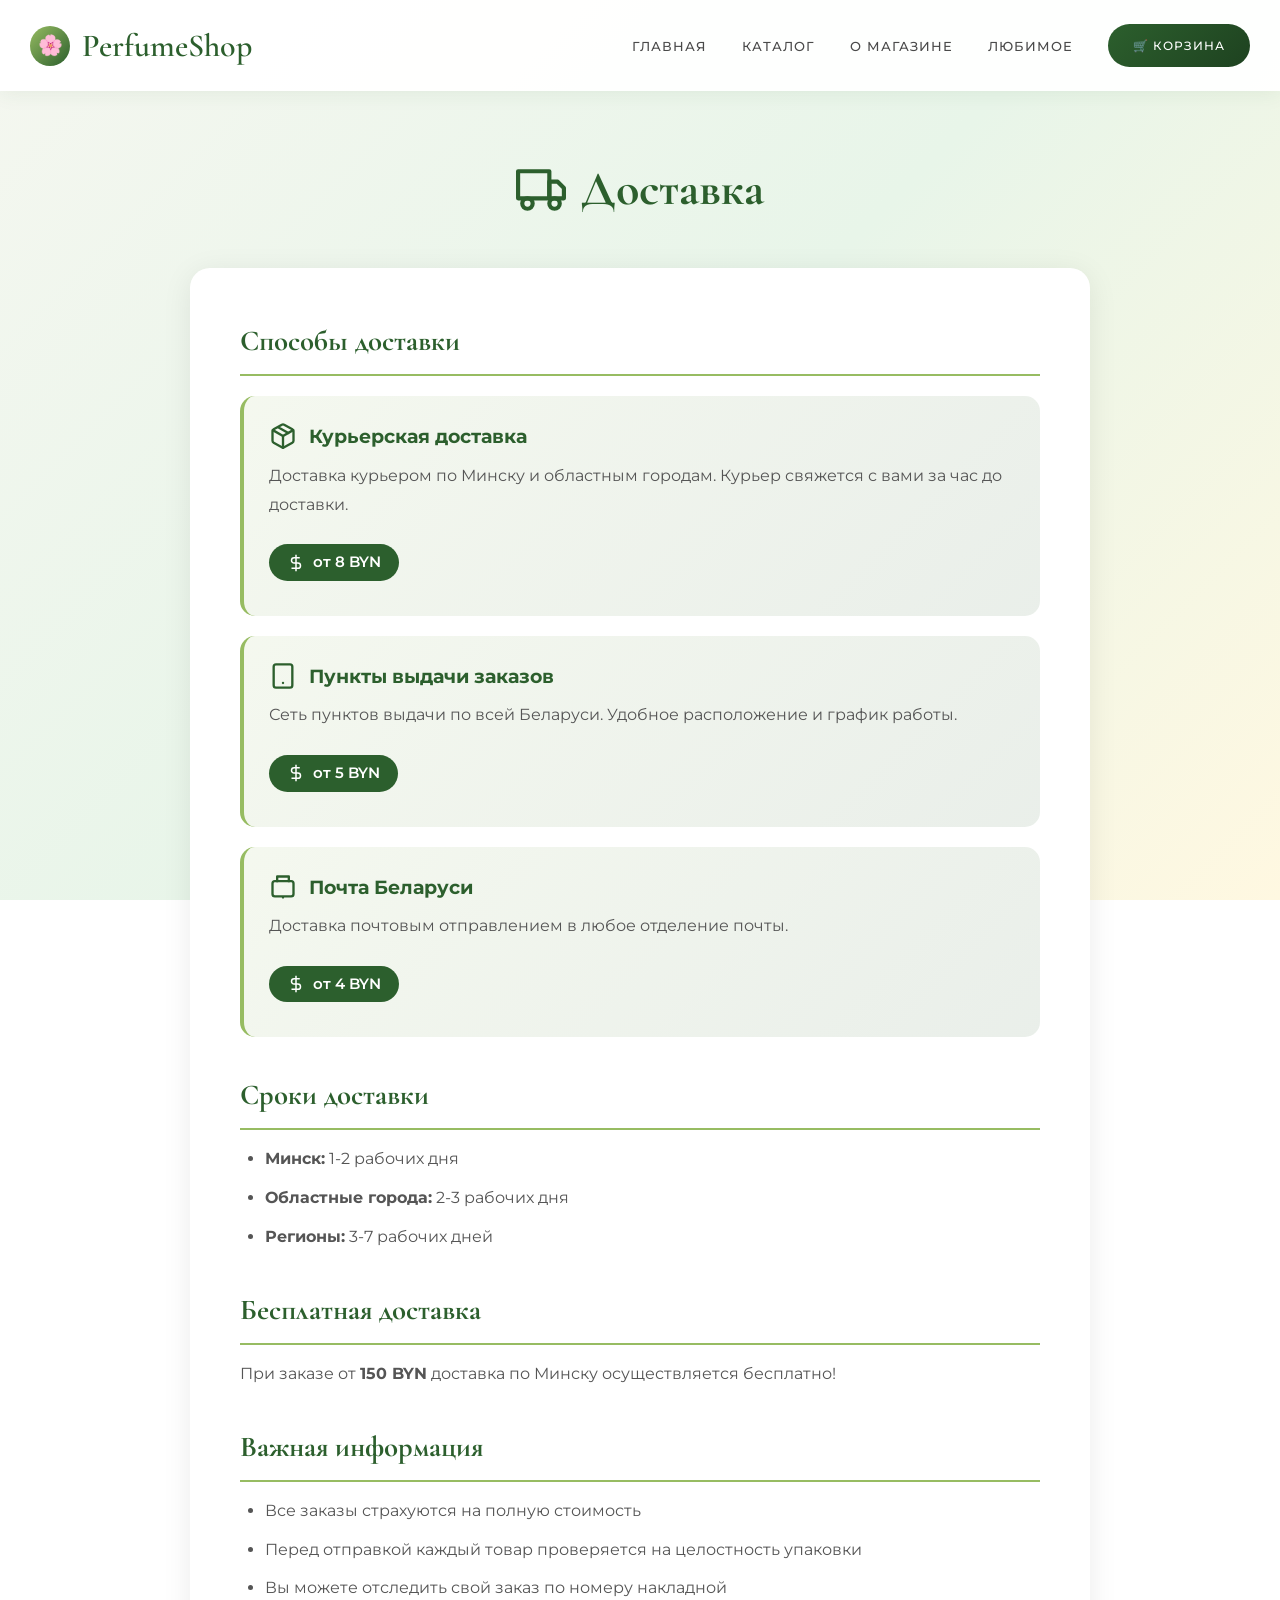
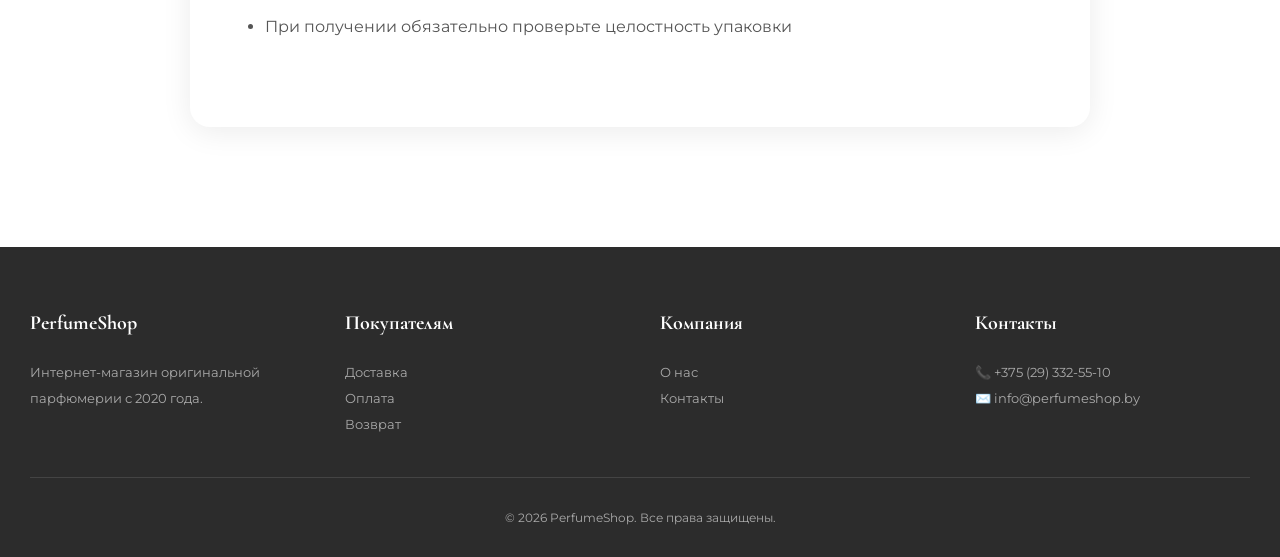
<file: delivery.html>
<!DOCTYPE html>
<html lang="ru">
<head>
    <meta charset="UTF-8">
    <meta name="viewport" content="width=device-width, initial-scale=1.0">
    <title>Доставка | PerfumeShop</title>
    <link href="https://fonts.googleapis.com/css2?family=Cormorant+Garamond:wght@300;400;500;600&family=Montserrat:wght@300;400;500&display=swap" rel="stylesheet">
    <link rel="stylesheet" href="style.css">
    <style>
        .info-page { padding: 60px 0; min-height: 70vh; }
        .info-title {
            font-family: 'Cormorant Garamond', serif;
            font-size: clamp(2rem, 5vw, 3rem);
            color: #2c5f2d;
            text-align: center;
            margin-bottom: 40px;
            display: flex;
            align-items: center;
            justify-content: center;
            gap: 15px;
        }
        .info-title svg {
            width: 50px;
            height: 50px;
        }
        .info-content {
            max-width: 900px;
            margin: 0 auto;
            background: white;
            padding: clamp(30px, 5vw, 50px);
            border-radius: 20px;
            box-shadow: 0 5px 30px rgba(0,0,0,0.08);
        }
        .info-section { margin-bottom: 35px; }
        .info-section h3 {
            font-family: 'Cormorant Garamond', serif;
            font-size: clamp(1.3rem, 3vw, 1.8rem);
            color: #2c5f2d;
            margin-bottom: 15px;
            padding-bottom: 10px;
            border-bottom: 2px solid #97bc62;
        }
        .info-section p, .info-section ul {
            font-size: 1rem;
            line-height: 1.8;
            color: #555;
            margin-bottom: 15px;
        }
        .info-section ul { padding-left: 25px; }
        .info-section li { margin-bottom: 10px; }
        
        .delivery-card {
            background: linear-gradient(135deg, rgba(151, 188, 98, 0.1), rgba(44, 95, 45, 0.1));
            padding: 25px;
            border-radius: 15px;
            margin: 20px 0;
            border-left: 4px solid #97bc62;
            transition: transform 0.3s;
        }
        .delivery-card:hover {
            transform: translateX(5px);
        }
        .delivery-card h4 {
            display: flex;
            align-items: center;
            gap: 12px;
            color: #2c5f2d;
            font-size: 1.2rem;
            margin-bottom: 10px;
        }
        .delivery-card h4 svg {
            width: 28px;
            height: 28px;
            flex-shrink: 0;
        }
        .price-tag {
            display: inline-flex;
            align-items: center;
            gap: 8px;
            background: #2c5f2d;
            color: white;
            padding: 6px 18px;
            border-radius: 20px;
            font-weight: 600;
            margin: 10px 0;
            font-size: 0.95rem;
        }
        .price-tag svg {
            width: 18px;
            height: 18px;
        }
        
        [data-theme="dark"] .info-content { background: #2a2a2a; }
        [data-theme="dark"] .info-section p,
        [data-theme="dark"] .info-section ul { color: #a8a8a8; }
        [data-theme="dark"] .delivery-card {
            background: linear-gradient(135deg, rgba(151, 188, 98, 0.15), rgba(44, 95, 45, 0.15));
        }
    </style>
</head>
<body>
    <header>
        <div class="container">
            <div class="header-content">
                <a href="index.html" class="logo">
                    <div class="logo-icon">🌸</div>
                    PerfumeShop
                </a>
                <nav>
                    <ul>
                        <li><a href="index.html">Главная</a></li>
                        <li><a href="catalog.html">Каталог</a></li>
                        <li><a href="about.html">О магазине</a></li>
                        <li><a href="favorites.html">Любимое</a></li>
                        <li><a href="cart.html" class="cart-btn">🛒 Корзина</a></li>
                    </ul>
                </nav>
            </div>
        </div>
    </header>

    <main class="container info-page">
        <h1 class="info-title">
            <svg viewBox="0 0 24 24" fill="none" stroke="#2c5f2d" stroke-width="2" stroke-linecap="round" stroke-linejoin="round">
                <rect x="1" y="3" width="15" height="13"/>
                <polygon points="16 8 20 8 23 11 23 16 16 16 16 8"/>
                <circle cx="5.5" cy="18.5" r="2.5"/>
                <circle cx="18.5" cy="18.5" r="2.5"/>
            </svg>
            Доставка
        </h1>
        <div class="info-content">
            <div class="info-section">
                <h3>Способы доставки</h3>
                
                <div class="delivery-card">
                    <h4>
                        <svg viewBox="0 0 24 24" fill="none" stroke="#2c5f2d" stroke-width="2" stroke-linecap="round" stroke-linejoin="round">
                            <path d="M16.5 9.4l-9-5.19M21 16V8a2 2 0 00-1-1.73l-7-4a2 2 0 00-2 0l-7 4A2 2 0 003 8v8a2 2 0 001 1.73l7 4a2 2 0 002 0l7-4A2 2 0 0021 16z"/>
                            <polyline points="3.27 6.96 12 12.01 20.73 6.96"/>
                            <line x1="12" y1="22.08" x2="12" y2="12"/>
                        </svg>
                        Курьерская доставка
                    </h4>
                    <p>Доставка курьером по Минску и областным городам. Курьер свяжется с вами за час до доставки.</p>
                    <span class="price-tag">
                        <svg viewBox="0 0 24 24" fill="none" stroke="currentColor" stroke-width="2">
                            <line x1="12" y1="1" x2="12" y2="23"/>
                            <path d="M17 5H9.5a3.5 3.5 0 0 0 0 7h5a3.5 3.5 0 0 1 0 7H6"/>
                        </svg>
                        от 8 BYN
                    </span>
                </div>

                <div class="delivery-card">
                    <h4>
                        <svg viewBox="0 0 24 24" fill="none" stroke="#2c5f2d" stroke-width="2" stroke-linecap="round" stroke-linejoin="round">
                            <rect x="4" y="2" width="16" height="20" rx="2" ry="2"/>
                            <line x1="12" y1="18" x2="12.01" y2="18"/>
                        </svg>
                        Пункты выдачи заказов
                    </h4>
                    <p>Сеть пунктов выдачи по всей Беларуси. Удобное расположение и график работы.</p>
                    <span class="price-tag">
                        <svg viewBox="0 0 24 24" fill="none" stroke="currentColor" stroke-width="2">
                            <line x1="12" y1="1" x2="12" y2="23"/>
                            <path d="M17 5H9.5a3.5 3.5 0 0 0 0 7h5a3.5 3.5 0 0 1 0 7H6"/>
                        </svg>
                        от 5 BYN
                    </span>
                </div>

                <div class="delivery-card">
                    <h4>
                        <svg viewBox="0 0 24 24" fill="none" stroke="#2c5f2d" stroke-width="2" stroke-linecap="round" stroke-linejoin="round">
                            <rect x="3" y="7" width="18" height="13" rx="2" ry="2"/>
                            <polyline points="7 7 7 3 17 3 17 7"/>
                            <line x1="12" y1="21" x2="12" y2="21"/>
                        </svg>
                        Почта Беларуси
                    </h4>
                    <p>Доставка почтовым отправлением в любое отделение почты.</p>
                    <span class="price-tag">
                        <svg viewBox="0 0 24 24" fill="none" stroke="currentColor" stroke-width="2">
                            <line x1="12" y1="1" x2="12" y2="23"/>
                            <path d="M17 5H9.5a3.5 3.5 0 0 0 0 7h5a3.5 3.5 0 0 1 0 7H6"/>
                        </svg>
                        от 4 BYN
                    </span>
                </div>
            </div>

            <div class="info-section">
                <h3>Сроки доставки</h3>
                <ul>
                    <li><strong>Минск:</strong> 1-2 рабочих дня</li>
                    <li><strong>Областные города:</strong> 2-3 рабочих дня</li>
                    <li><strong>Регионы:</strong> 3-7 рабочих дней</li>
                </ul>
            </div>

            <div class="info-section">
                <h3>Бесплатная доставка</h3>
                <p>При заказе от <strong>150 BYN</strong> доставка по Минску осуществляется бесплатно!</p>
            </div>

            <div class="info-section">
                <h3>Важная информация</h3>
                <ul>
                    <li>Все заказы страхуются на полную стоимость</li>
                    <li>Перед отправкой каждый товар проверяется на целостность упаковки</li>
                    <li>Вы можете отследить свой заказ по номеру накладной</li>
                    <li>При получении обязательно проверьте целостность упаковки</li>
                </ul>
            </div>
        </div>
    </main>

    <footer>
        <div class="container">
            <div class="footer-content">
                <div class="footer-col">
                    <h4>PerfumeShop</h4>
                    <p>Интернет-магазин оригинальной парфюмерии с 2020 года.</p>
                </div>
                <div class="footer-col">
                    <h4>Покупателям</h4>
                    <ul>
                        <li><a href="delivery.html">Доставка</a></li>
                        <li><a href="payment.html">Оплата</a></li>
                        <li><a href="returns.html">Возврат</a></li>
                    </ul>
                </div>
                <div class="footer-col">
                    <h4>Компания</h4>
                    <ul>
                        <li><a href="about.html">О нас</a></li>
                        <li><a href="contacts.html">Контакты</a></li>
                    </ul>
                </div>
                <div class="footer-col">
                    <h4>Контакты</h4>
                    <p>📞 +375 (29) 332-55-10</p>
                    <p>✉️ info@perfumeshop.by</p>
                </div>
            </div>
            <div class="footer-bottom">
                <p>&copy; 2026 PerfumeShop. Все права защищены.</p>
            </div>
        </div>
    </footer>
</body>
</html>
</file>
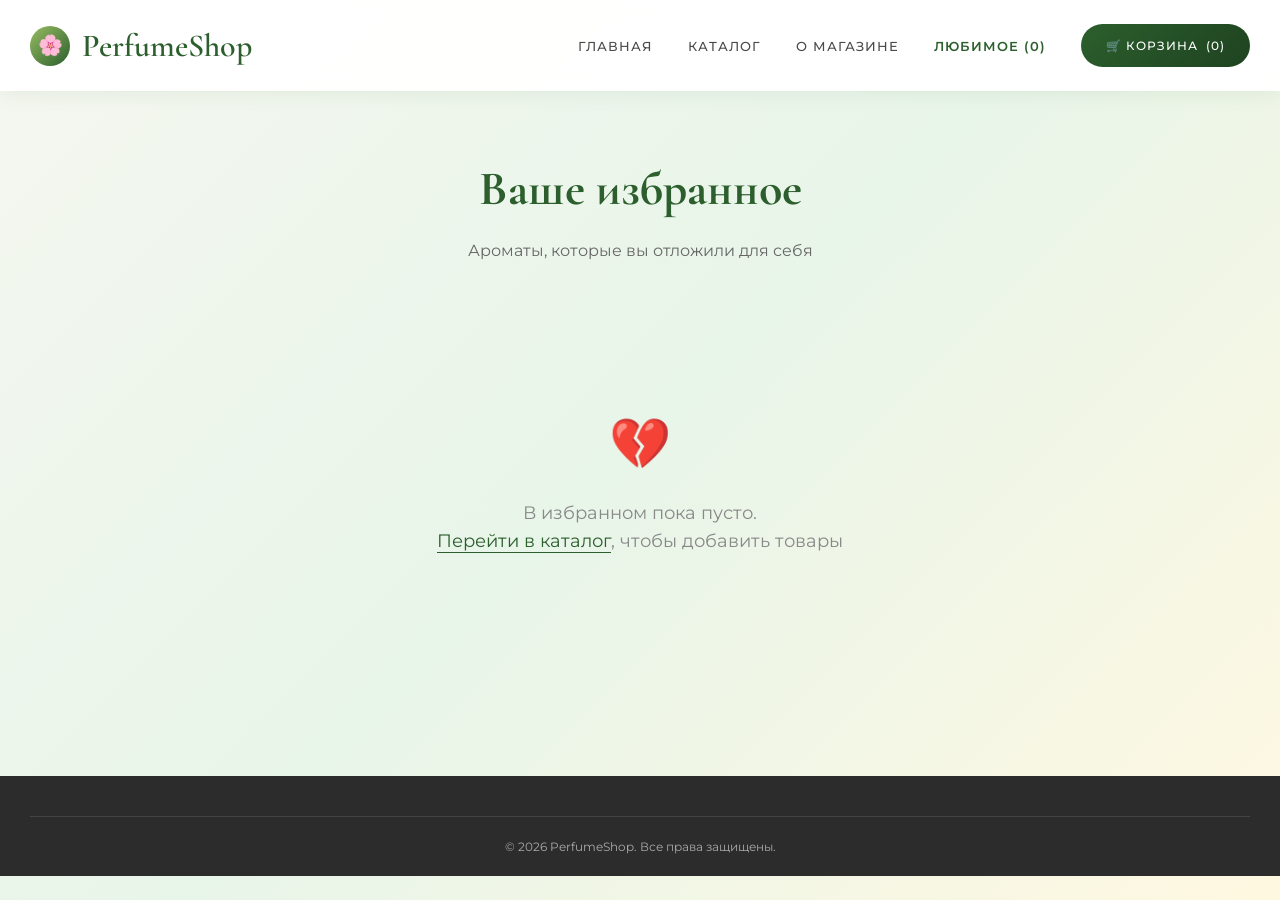
<file: favorites.html>
<!DOCTYPE html>
<html lang="ru">
<head>
    <link rel="stylesheet" href="style.css">
    <meta charset="UTF-8">
    <meta name="viewport" content="width=device-width, initial-scale=1.0">
    <title>Любимое | PerfumeShop</title>
    <link href="https://fonts.googleapis.com/css2?family=Cormorant+Garamond:wght@300;400;500;600&family=Montserrat:wght@300;400;500&display=swap" rel="stylesheet">
    <style>
/* === БАЗОВЫЕ ПЕРЕМЕННЫЕ (Светлая тема) === */
:root {
    --bg-body: linear-gradient(135deg, #f5f7f0 0%, #e8f5e9 50%, #fff8e1 100%);
    --bg-card: #ffffff;
    --bg-header: rgba(255, 255, 255, 0.95);
    --bg-input: #fafbfc;
    --text-main: #4a4a4a;
    --text-muted: #666666;
    --border-color: #e8f5e9;
    --shadow-color: rgba(0, 0, 0, 0.05);
    --hero-bg: linear-gradient(135deg, #e8f5e9 0%, #f1f8e9 50%, #fff8e1 100%);
    --footer-bg: #2c2c2c;
    --footer-text: #aaaaaa;
}
/* Применение переменных */
body {
    background: var(--bg-body);
    color: var(--text-main);
    background-attachment: fixed;
}

header { background: var(--bg-header); }
.product-card, .cart-summary, .checkout-form-section, .checkout-summary-section, .modal-content { 
    background: var(--bg-card); 
    box-shadow: 0 5px 20px var(--shadow-color);
}
input, select, textarea { background: var(--bg-input); border-color: var(--border-color); color: var(--text-main); }
.hero { background: var(--hero-bg); }
footer { background: var(--footer-bg); color: var(--footer-text); }
.nav a { color: var(--text-main); }
.product-meta, .page-header p, .cart-item-meta { color: var(--text-muted); }

/* Стили кнопки темы */
.theme-toggle {
    background: transparent;
    border: 2px solid var(--border-color);
    border-radius: 50%;
    width: 40px;
    height: 40px;
    cursor: pointer;
    display: flex;
    align-items: center;
    justify-content: center;
    font-size: 20px;
    transition: all 0.3s;
    flex-shrink: 0;
}
.theme-toggle:hover {
    background: var(--bg-card);
    border-color: #97bc62;
    transform: scale(1.05);
}
.icon-dark { display: none; }
        * { margin: 0; padding: 0; box-sizing: border-box; }
        body {
            font-family: 'Montserrat', sans-serif;
            background: linear-gradient(135deg, #f5f7f0 0%, #e8f5e9 50%, #fff8e1 100%);
            background-attachment: fixed;
            color: #4a4a4a;
            line-height: 1.6;
            min-height: 100vh;
        }
        
        .page-header { text-align: center; padding: 60px 0 40px; }
        .page-header h1 { font-family: 'Cormorant Garamond', serif; font-size: 48px; color: #2c5f2d; margin-bottom: 10px; }
        .page-header p { color: #666; }

        .favorites-grid {
            display: grid;
            grid-template-columns: repeat(auto-fill, minmax(260px, 1fr));
            gap: 30px;
            padding: 20px 0 80px;
        }
        .fav-card {
            background: white;
            border-radius: 20px;
            padding: 25px;
            box-shadow: 0 5px 20px rgba(0,0,0,0.05);
            transition: transform 0.3s;
            position: relative;
        }
        .fav-card:hover { transform: translateY(-5px); }
        .fav-card-img {
            width: 100%;
            height: 250px;
            background: #f8f9fa;
            border-radius: 15px;
            margin-bottom: 20px;
            display: flex;
            align-items: center;
            justify-content: center;
            overflow: hidden;
        }
        .fav-card-img img { max-width: 85%; max-height: 85%; object-fit: contain; }
        .fav-brand { font-size: 12px; color: #97bc62; font-weight: 600; text-transform: uppercase; letter-spacing: 1px; margin-bottom: 5px; }
        .fav-name { font-family: 'Cormorant Garamond', serif; font-size: 24px; color: #333; margin-bottom: 10px; }
        .fav-price { font-size: 28px; color: #2c5f2d; font-weight: 600; margin-bottom: 20px; }
        .remove-btn {
            width: 100%;
            padding: 12px;
            background: transparent;
            color: #e74c3c;
            border: 2px solid #e74c3c;
            border-radius: 25px;
            font-size: 12px;
            font-weight: 600;
            text-transform: uppercase;
            cursor: pointer;
            transition: all 0.3s;
        }
        .remove-btn:hover { background: #e74c3c; color: white; }

        .empty-state {
            text-align: center;
            padding: 80px 20px;
            color: #888;
            font-size: 18px;
            grid-column: 1 / -1;
        }
        .empty-state span { font-size: 50px; display: block; margin-bottom: 15px; }
        .empty-state a { color: #2c5f2d; text-decoration: none; border-bottom: 1px solid; }

        footer { background: #2c2c2c; color: #aaa; padding: 40px 0 20px; margin-top: 60px; }
        .footer-bottom { text-align: center; padding-top: 20px; border-top: 1px solid #444; font-size: 12px; }

        @media (max-width: 768px) {
            .favorites-grid { grid-template-columns: 1fr; }
        }
    </style>
</head>
<body>

    <header>
        <div class="container">
            <div class="header-content">
                <a href="index.html" class="logo">
                    <div class="logo-icon">🌸</div>
                    PerfumeShop
                </a>
                <nav>
                    <ul>
                        <li><a href="index.html">Главная</a></li>
                        <li><a href="catalog.html">Каталог</a></li>
                        <li><a href="about.html">О магазине</a></li>
                        <li><a href="favorites.html" style="color:#2c5f2d; font-weight:600;">Любимое <span id="favCount">(0)</span></a></li>
                        <li><a href="cart.html" class="cart-btn">🛒 Корзина <span id="cartCount">(0)</span></a></li>
                    </ul>
                </nav>
            </div>
        </div>
    </header>

    <main class="container">
        <div class="page-header">
            <h1>Ваше избранное</h1>
            <p>Ароматы, которые вы отложили для себя</p>
        </div>

        <div class="favorites-grid" id="favoritesGrid">
            <!-- Товары будут добавлены через JavaScript -->
        </div>
    </main>

    <footer>
        <div class="container">
            <div class="footer-bottom">
                <p>&copy; 2026 PerfumeShop. Все права защищены.</p>
            </div>
        </div>
    </footer>

    <script>
        const favoritesGrid = document.getElementById('favoritesGrid');

        // Функция отображения избранного
        function renderFavorites() {
            const favorites = JSON.parse(localStorage.getItem('ps_favorites')) || [];
            
            if (favorites.length === 0) {
                favoritesGrid.innerHTML = `
                    <div class="empty-state">
                        <span>💔</span>
                        В избранном пока пусто.<br>
                        <a href="catalog.html">Перейти в каталог</a>, чтобы добавить товары
                    </div>
                `;
                return;
            }

            favoritesGrid.innerHTML = '';
            
            favorites.forEach((item, index) => {
                const card = document.createElement('div');
                card.className = 'fav-card';
                card.innerHTML = `
                    <div class="fav-card-img">
                        <img src="${item.image}" alt="${item.name}">
                    </div>
                    <div class="fav-brand">${item.brand}</div>
                    <h3 class="fav-name">${item.name}</h3>
                    <div class="fav-price">${item.price} BYN</div>
                    <button class="remove-btn" onclick="removeFromFavorites(${index})">Убрать из избранного</button>
                `;
                favoritesGrid.appendChild(card);
            });
        }

        // Функция удаления из избранного
        function removeFromFavorites(index) {
            const favorites = JSON.parse(localStorage.getItem('ps_favorites')) || [];
            favorites.splice(index, 1);
            localStorage.setItem('ps_favorites', JSON.stringify(favorites));
            renderFavorites();
            updateFavCount();
        }

        // Обновление счетчика
        function updateFavCount() {
            const favorites = JSON.parse(localStorage.getItem('ps_favorites')) || [];
            const countElement = document.querySelector('a[href="favorites.html"] span');
            if (countElement) {
                countElement.textContent = `(${favorites.length})`;
            }
        }

        // Инициализация
        renderFavorites();
        updateFavCount();
    </script>
</body>
</html>
</file>
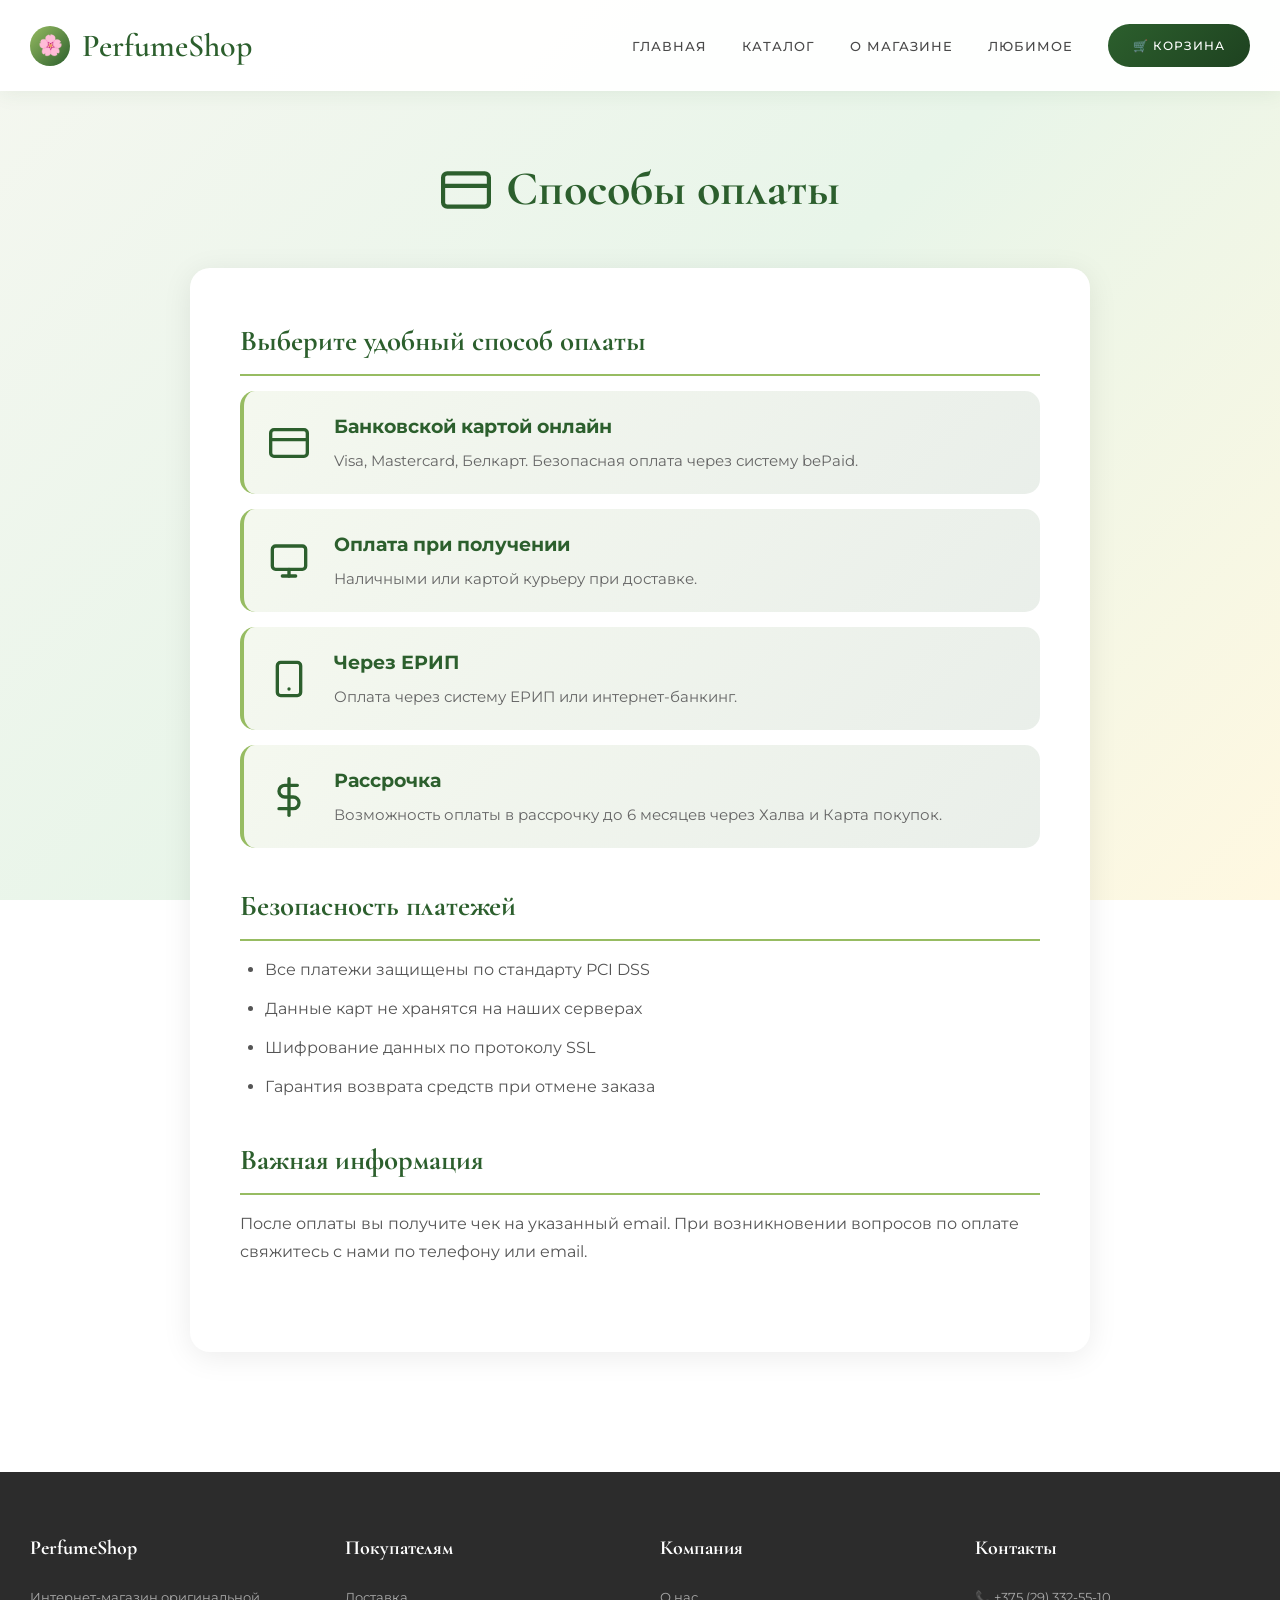
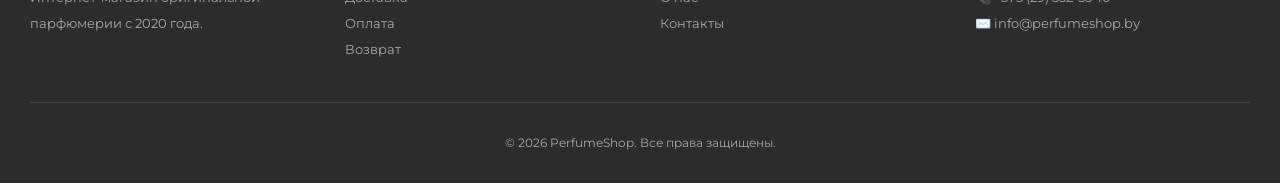
<file: payment.html>
<!DOCTYPE html>
<html lang="ru">
<head>
    <meta charset="UTF-8">
    <meta name="viewport" content="width=device-width, initial-scale=1.0">
    <title>Оплата | PerfumeShop</title>
    <link href="https://fonts.googleapis.com/css2?family=Cormorant+Garamond:wght@300;400;500;600&family=Montserrat:wght@300;400;500&display=swap" rel="stylesheet">
    <link rel="stylesheet" href="style.css">
    <style>
        .info-page { padding: 60px 0; min-height: 70vh; }
        .info-title {
            font-family: 'Cormorant Garamond', serif;
            font-size: clamp(2rem, 5vw, 3rem);
            color: #2c5f2d;
            text-align: center;
            margin-bottom: 40px;
            display: flex;
            align-items: center;
            justify-content: center;
            gap: 15px;
        }
        .info-title svg { width: 50px; height: 50px; }
        .info-content {
            max-width: 900px;
            margin: 0 auto;
            background: white;
            padding: clamp(30px, 5vw, 50px);
            border-radius: 20px;
            box-shadow: 0 5px 30px rgba(0,0,0,0.08);
        }
        .info-section { margin-bottom: 35px; }
        .info-section h3 {
            font-family: 'Cormorant Garamond', serif;
            font-size: clamp(1.3rem, 3vw, 1.8rem);
            color: #2c5f2d;
            margin-bottom: 15px;
            padding-bottom: 10px;
            border-bottom: 2px solid #97bc62;
        }
        .info-section p, .info-section ul {
            font-size: 1rem;
            line-height: 1.8;
            color: #555;
            margin-bottom: 15px;
        }
        .info-section ul { padding-left: 25px; }
        .info-section li { margin-bottom: 10px; }
        
        .payment-method {
            display: flex;
            align-items: center;
            gap: 20px;
            background: linear-gradient(135deg, rgba(151, 188, 98, 0.1), rgba(44, 95, 45, 0.1));
            padding: 20px;
            border-radius: 15px;
            margin: 15px 0;
            border-left: 4px solid #97bc62;
            transition: transform 0.3s;
        }
        .payment-method:hover { transform: translateX(5px); }
        .payment-icon {
            width: 50px;
            height: 50px;
            flex-shrink: 0;
            display: flex;
            align-items: center;
            justify-content: center;
        }
        .payment-icon svg { width: 40px; height: 40px; }
        .payment-info h4 {
            color: #2c5f2d;
            font-size: 1.2rem;
            margin-bottom: 5px;
        }
        .payment-info p { margin: 0; font-size: 0.95rem; color: #666; }
        
        [data-theme="dark"] .info-content { background: #2a2a2a; }
        [data-theme="dark"] .info-section p,
        [data-theme="dark"] .info-section ul { color: #a8a8a8; }
        [data-theme="dark"] .payment-method {
            background: linear-gradient(135deg, rgba(151, 188, 98, 0.15), rgba(44, 95, 45, 0.15));
        }
        [data-theme="dark"] .payment-info p { color: #a8a8a8; }
    </style>
</head>
<body>
    <header>
        <div class="container">
            <div class="header-content">
                <a href="index.html" class="logo">
                    <div class="logo-icon">🌸</div>
                    PerfumeShop
                </a>
                <nav>
                    <ul>
                        <li><a href="index.html">Главная</a></li>
                        <li><a href="catalog.html">Каталог</a></li>
                        <li><a href="about.html">О магазине</a></li>
                        <li><a href="favorites.html">Любимое</a></li>
                        <li><a href="cart.html" class="cart-btn">🛒 Корзина</a></li>
                    </ul>
                </nav>
            </div>
        </div>
    </header>

    <main class="container info-page">
        <h1 class="info-title">
            <svg viewBox="0 0 24 24" fill="none" stroke="#2c5f2d" stroke-width="2" stroke-linecap="round" stroke-linejoin="round">
                <rect x="1" y="4" width="22" height="16" rx="2" ry="2"/>
                <line x1="1" y1="10" x2="23" y2="10"/>
            </svg>
            Способы оплаты
        </h1>
        <div class="info-content">
            <div class="info-section">
                <h3>Выберите удобный способ оплаты</h3>
                
                <div class="payment-method">
                    <div class="payment-icon">
                        <svg viewBox="0 0 24 24" fill="none" stroke="#2c5f2d" stroke-width="2" stroke-linecap="round" stroke-linejoin="round">
                            <rect x="1" y="4" width="22" height="16" rx="2" ry="2"/>
                            <line x1="1" y1="10" x2="23" y2="10"/>
                        </svg>
                    </div>
                    <div class="payment-info">
                        <h4>Банковской картой онлайн</h4>
                        <p>Visa, Mastercard, Белкарт. Безопасная оплата через систему bePaid.</p>
                    </div>
                </div>

                <div class="payment-method">
                    <div class="payment-icon">
                        <svg viewBox="0 0 24 24" fill="none" stroke="#2c5f2d" stroke-width="2" stroke-linecap="round" stroke-linejoin="round">
                            <rect x="2" y="3" width="20" height="14" rx="2" ry="2"/>
                            <line x1="8" y1="21" x2="16" y2="21"/>
                            <line x1="12" y1="17" x2="12" y2="21"/>
                        </svg>
                    </div>
                    <div class="payment-info">
                        <h4>Оплата при получении</h4>
                        <p>Наличными или картой курьеру при доставке.</p>
                    </div>
                </div>

                <div class="payment-method">
                    <div class="payment-icon">
                        <svg viewBox="0 0 24 24" fill="none" stroke="#2c5f2d" stroke-width="2" stroke-linecap="round" stroke-linejoin="round">
                            <rect x="5" y="2" width="14" height="20" rx="2" ry="2"/>
                            <line x1="12" y1="18" x2="12.01" y2="18"/>
                        </svg>
                    </div>
                    <div class="payment-info">
                        <h4>Через ЕРИП</h4>
                        <p>Оплата через систему ЕРИП или интернет-банкинг.</p>
                    </div>
                </div>

                <div class="payment-method">
                    <div class="payment-icon">
                        <svg viewBox="0 0 24 24" fill="none" stroke="#2c5f2d" stroke-width="2" stroke-linecap="round" stroke-linejoin="round">
                            <line x1="12" y1="1" x2="12" y2="23"/>
                            <path d="M17 5H9.5a3.5 3.5 0 0 0 0 7h5a3.5 3.5 0 0 1 0 7H6"/>
                        </svg>
                    </div>
                    <div class="payment-info">
                        <h4>Рассрочка</h4>
                        <p>Возможность оплаты в рассрочку до 6 месяцев через Халва и Карта покупок.</p>
                    </div>
                </div>
            </div>

            <div class="info-section">
                <h3>Безопасность платежей</h3>
                <ul>
                    <li>Все платежи защищены по стандарту PCI DSS</li>
                    <li>Данные карт не хранятся на наших серверах</li>
                    <li>Шифрование данных по протоколу SSL</li>
                    <li>Гарантия возврата средств при отмене заказа</li>
                </ul>
            </div>

            <div class="info-section">
                <h3>Важная информация</h3>
                <p>После оплаты вы получите чек на указанный email. При возникновении вопросов по оплате свяжитесь с нами по телефону или email.</p>
            </div>
        </div>
    </main>

    <footer>
        <div class="container">
            <div class="footer-content">
                <div class="footer-col">
                    <h4>PerfumeShop</h4>
                    <p>Интернет-магазин оригинальной парфюмерии с 2020 года.</p>
                </div>
                <div class="footer-col">
                    <h4>Покупателям</h4>
                    <ul>
                        <li><a href="delivery.html">Доставка</a></li>
                        <li><a href="payment.html">Оплата</a></li>
                        <li><a href="returns.html">Возврат</a></li>
                    </ul>
                </div>
                <div class="footer-col">
                    <h4>Компания</h4>
                    <ul>
                        <li><a href="about.html">О нас</a></li>
                        <li><a href="contacts.html">Контакты</a></li>
                    </ul>
                </div>
                <div class="footer-col">
                    <h4>Контакты</h4>
                    <p>📞 +375 (29) 332-55-10</p>
                    <p>✉️ info@perfumeshop.by</p>
                </div>
            </div>
            <div class="footer-bottom">
                <p>&copy; 2026 PerfumeShop. Все права защищены.</p>
            </div>
        </div>
    </footer>
</body>
</html>
</file>
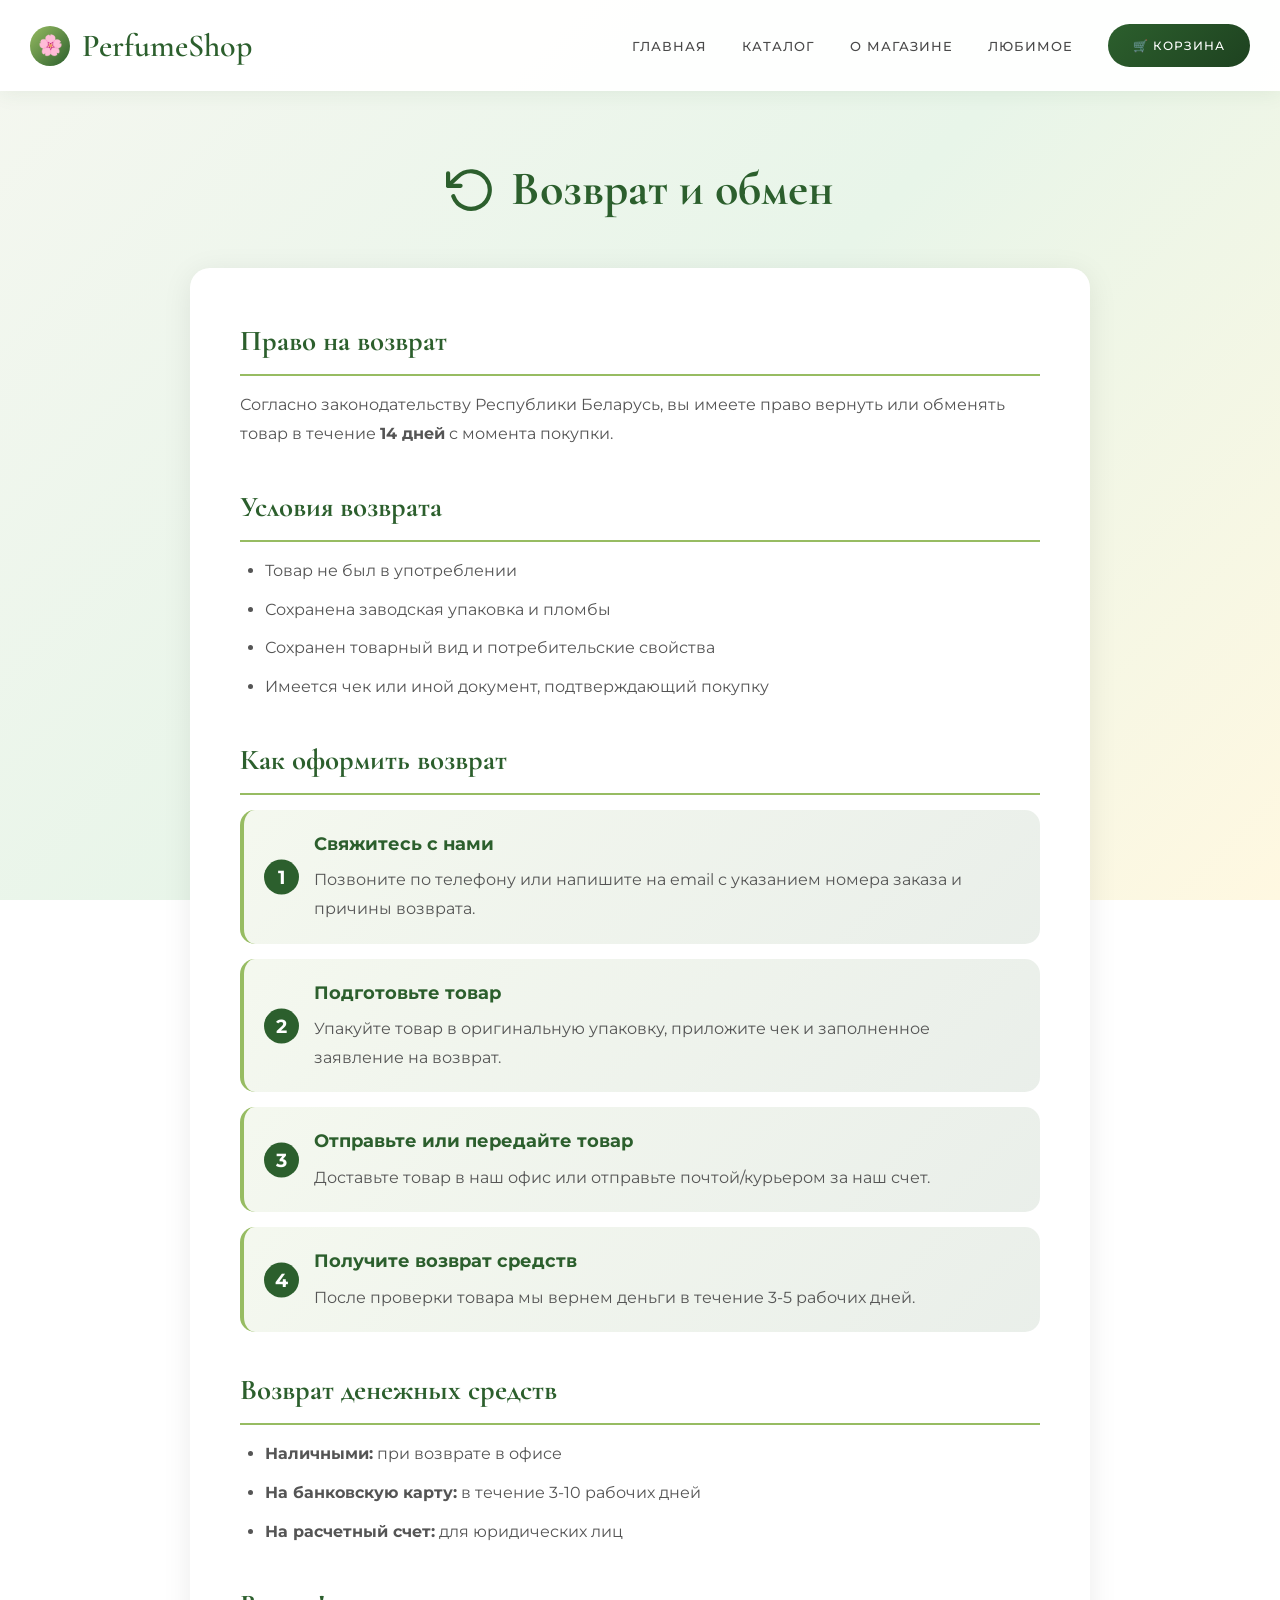
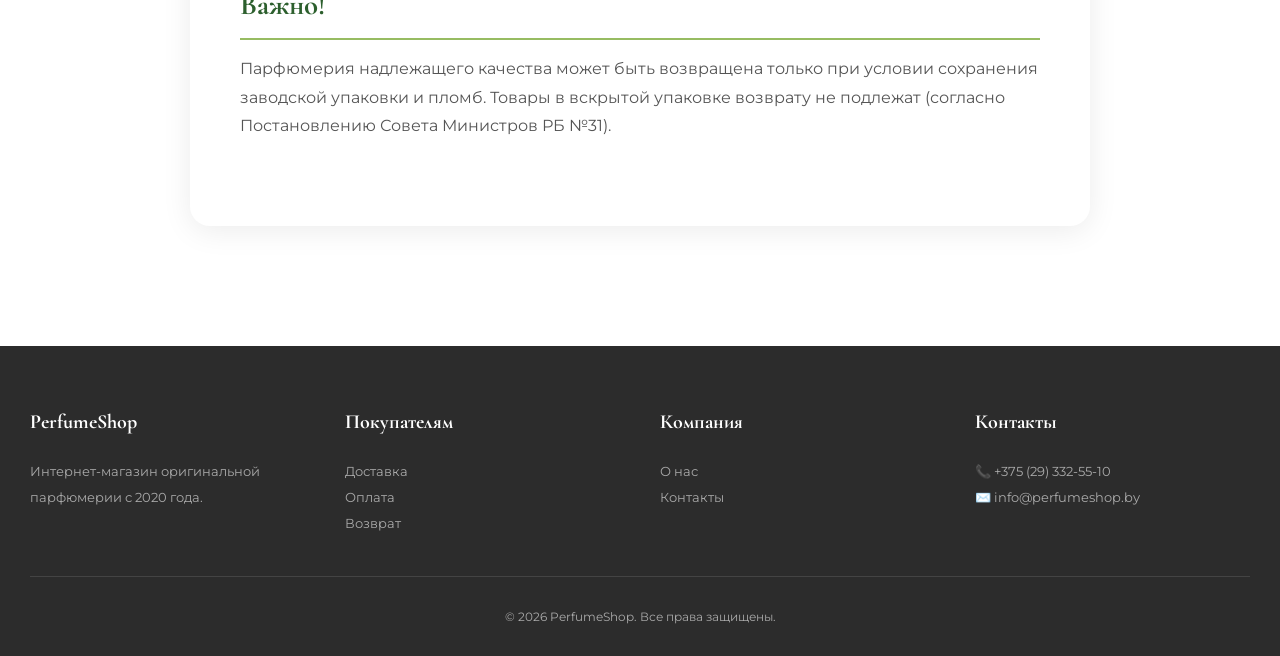
<file: returns.html>
<!DOCTYPE html>
<html lang="ru">
<head>
    <meta charset="UTF-8">
    <meta name="viewport" content="width=device-width, initial-scale=1.0">
    <title>Возврат и обмен | PerfumeShop</title>
    <link href="https://fonts.googleapis.com/css2?family=Cormorant+Garamond:wght@300;400;500;600&family=Montserrat:wght@300;400;500&display=swap" rel="stylesheet">
    <link rel="stylesheet" href="style.css">
    <style>
        .info-page { padding: 60px 0; min-height: 70vh; }
        .info-title {
            font-family: 'Cormorant Garamond', serif;
            font-size: clamp(2rem, 5vw, 3rem);
            color: #2c5f2d;
            text-align: center;
            margin-bottom: 40px;
            display: flex;
            align-items: center;
            justify-content: center;
            gap: 15px;
        }
        .info-title svg { width: 50px; height: 50px; }
        .info-content {
            max-width: 900px;
            margin: 0 auto;
            background: white;
            padding: clamp(30px, 5vw, 50px);
            border-radius: 20px;
            box-shadow: 0 5px 30px rgba(0,0,0,0.08);
        }
        .info-section { margin-bottom: 35px; }
        .info-section h3 {
            font-family: 'Cormorant Garamond', serif;
            font-size: clamp(1.3rem, 3vw, 1.8rem);
            color: #2c5f2d;
            margin-bottom: 15px;
            padding-bottom: 10px;
            border-bottom: 2px solid #97bc62;
        }
        .info-section p, .info-section ul {
            font-size: 1rem;
            line-height: 1.8;
            color: #555;
            margin-bottom: 15px;
        }
        .info-section ul { padding-left: 25px; }
        .info-section li { margin-bottom: 10px; }
        
        .return-steps { counter-reset: step-counter; }
        .return-step {
            counter-increment: step-counter;
            background: linear-gradient(135deg, rgba(151, 188, 98, 0.1), rgba(44, 95, 45, 0.1));
            padding: 20px;
            border-radius: 15px;
            margin: 15px 0;
            border-left: 4px solid #97bc62;
            position: relative;
            padding-left: 70px;
            transition: transform 0.3s;
        }
        .return-step:hover { transform: translateX(5px); }
        .return-step::before {
            content: counter(step-counter);
            position: absolute;
            left: 20px;
            top: 50%;
            transform: translateY(-50%);
            background: #2c5f2d;
            color: white;
            width: 35px;
            height: 35px;
            border-radius: 50%;
            display: flex;
            align-items: center;
            justify-content: center;
            font-weight: bold;
            font-size: 1.2rem;
        }
        .return-step h4 {
            color: #2c5f2d;
            font-size: 1.1rem;
            margin-bottom: 8px;
        }
        .return-step p { margin: 0; }
        
        [data-theme="dark"] .info-content { background: #2a2a2a; }
        [data-theme="dark"] .info-section p,
        [data-theme="dark"] .info-section ul { color: #a8a8a8; }
        [data-theme="dark"] .return-step {
            background: linear-gradient(135deg, rgba(151, 188, 98, 0.15), rgba(44, 95, 45, 0.15));
        }
    </style>
</head>
<body>
    <header>
        <div class="container">
            <div class="header-content">
                <a href="index.html" class="logo">
                    <div class="logo-icon">🌸</div>
                    PerfumeShop
                </a>
                <nav>
                    <ul>
                        <li><a href="index.html">Главная</a></li>
                        <li><a href="catalog.html">Каталог</a></li>
                        <li><a href="about.html">О магазине</a></li>
                        <li><a href="favorites.html">Любимое</a></li>
                        <li><a href="cart.html" class="cart-btn">🛒 Корзина</a></li>
                    </ul>
                </nav>
            </div>
        </div>
    </header>

    <main class="container info-page">
        <h1 class="info-title">
            <svg viewBox="0 0 24 24" fill="none" stroke="#2c5f2d" stroke-width="2" stroke-linecap="round" stroke-linejoin="round">
                <polyline points="1 4 1 10 7 10"/>
                <path d="M3.51 15a9 9 0 1 0 2.13-9.36L1 10"/>
            </svg>
            Возврат и обмен
        </h1>
        <div class="info-content">
            <div class="info-section">
                <h3>Право на возврат</h3>
                <p>Согласно законодательству Республики Беларусь, вы имеете право вернуть или обменять товар в течение <strong>14 дней</strong> с момента покупки.</p>
            </div>

            <div class="info-section">
                <h3>Условия возврата</h3>
                <ul>
                    <li>Товар не был в употреблении</li>
                    <li>Сохранена заводская упаковка и пломбы</li>
                    <li>Сохранен товарный вид и потребительские свойства</li>
                    <li>Имеется чек или иной документ, подтверждающий покупку</li>
                </ul>
            </div>

            <div class="info-section">
                <h3>Как оформить возврат</h3>
                <div class="return-steps">
                    <div class="return-step">
                        <h4>Свяжитесь с нами</h4>
                        <p>Позвоните по телефону или напишите на email с указанием номера заказа и причины возврата.</p>
                    </div>
                    <div class="return-step">
                        <h4>Подготовьте товар</h4>
                        <p>Упакуйте товар в оригинальную упаковку, приложите чек и заполненное заявление на возврат.</p>
                    </div>
                    <div class="return-step">
                        <h4>Отправьте или передайте товар</h4>
                        <p>Доставьте товар в наш офис или отправьте почтой/курьером за наш счет.</p>
                    </div>
                    <div class="return-step">
                        <h4>Получите возврат средств</h4>
                        <p>После проверки товара мы вернем деньги в течение 3-5 рабочих дней.</p>
                    </div>
                </div>
            </div>

            <div class="info-section">
                <h3>Возврат денежных средств</h3>
                <ul>
                    <li><strong>Наличными:</strong> при возврате в офисе</li>
                    <li><strong>На банковскую карту:</strong> в течение 3-10 рабочих дней</li>
                    <li><strong>На расчетный счет:</strong> для юридических лиц</li>
                </ul>
            </div>

            <div class="info-section">
                <h3>Важно!</h3>
                <p>Парфюмерия надлежащего качества может быть возвращена только при условии сохранения заводской упаковки и пломб. Товары в вскрытой упаковке возврату не подлежат (согласно Постановлению Совета Министров РБ №31).</p>
            </div>
        </div>
    </main>

    <footer>
        <div class="container">
            <div class="footer-content">
                <div class="footer-col">
                    <h4>PerfumeShop</h4>
                    <p>Интернет-магазин оригинальной парфюмерии с 2020 года.</p>
                </div>
                <div class="footer-col">
                    <h4>Покупателям</h4>
                    <ul>
                        <li><a href="delivery.html">Доставка</a></li>
                        <li><a href="payment.html">Оплата</a></li>
                        <li><a href="returns.html">Возврат</a></li>
                    </ul>
                </div>
                <div class="footer-col">
                    <h4>Компания</h4>
                    <ul>
                        <li><a href="about.html">О нас</a></li>
                        <li><a href="contacts.html">Контакты</a></li>
                    </ul>
                </div>
                <div class="footer-col">
                    <h4>Контакты</h4>
                    <p>📞 +375 (29) 332-55-10</p>
                    <p>✉️ info@perfumeshop.by</p>
                </div>
            </div>
            <div class="footer-bottom">
                <p>&copy; 2026 PerfumeShop. Все права защищены.</p>
            </div>
        </div>
    </footer>
</body>
</html>
</file>
<file: style.css>
/* === ПЛАВНОЕ ПОЯВЛЕНИЕ СТРАНИЦ === */
body {
    opacity: 0;
    animation: fadeInPage 0.6s ease forwards;
}

@keyframes fadeInPage {
    from {
        opacity: 0;
        transform: translateY(20px);
    }
    to {
        opacity: 1;
        transform: translateY(0);
    }
}

/* Плавное появление шапки */
header {
    animation: slideDownHeader 0.8s ease forwards;
}

@keyframes slideDownHeader {
    from {
        opacity: 0;
        transform: translateY(-30px);
    }
    to {
        opacity: 1;
        transform: translateY(0);
    }
}

/* Плавное появление hero секции */
.hero {
    animation: fadeInUp 0.8s ease 0.2s forwards;
    opacity: 0;
}

@keyframes fadeInUp {
    from {
        opacity: 0;
        transform: translateY(30px);
    }
    to {
        opacity: 1;
        transform: translateY(0);
    }
}

/* Плавное появление секций */
.section {
    opacity: 0;
    animation: fadeInSection 0.8s ease 0.3s forwards;
}

@keyframes fadeInSection {
    from {
        opacity: 0;
        transform: translateY(20px);
    }
    to {
        opacity: 1;
        transform: translateY(0);
    }
}

/* Плавная прокрутка для всех ссылок */
html {
    scroll-behavior: smooth;
}

/* Эффект при наведении на ссылки меню */
nav a {
    position: relative;
    transition: all 0.3s ease;
}

nav a::after {
    content: '';
    position: absolute;
    bottom: -5px;
    left: 0;
    width: 0;
    height: 2px;
    background: linear-gradient(90deg, #97bc62, #2c5f2d);
    transition: width 0.3s ease;
}

nav a:hover::after {
    width: 100%;
}

/* Плавное появление карточек товаров */
.product-card {
    opacity: 0;
    animation: fadeInCard 0.6s ease forwards;
}

/* Задержка для каждой карточки (каскадный эффект) */
.product-card:nth-child(1) { animation-delay: 0.1s; }
.product-card:nth-child(2) { animation-delay: 0.2s; }
.product-card:nth-child(3) { animation-delay: 0.3s; }
.product-card:nth-child(4) { animation-delay: 0.4s; }
.product-card:nth-child(5) { animation-delay: 0.5s; }
.product-card:nth-child(6) { animation-delay: 0.6s; }

@keyframes fadeInCard {
    from {
        opacity: 0;
        transform: translateY(30px) scale(0.95);
    }
    to {
        opacity: 1;
        transform: translateY(0) scale(1);
    }
}
/* === БАЗОВЫЕ ПЕРЕМЕННЫЕ (Светлая тема) === */
:root {
    --bg-body: linear-gradient(135deg, #f5f7f0 0%, #e8f5e9 50%, #fff8e1 100%);
    --bg-card: #ffffff;
    --bg-header: rgba(255, 255, 255, 0.95);
    --bg-input: #fafbfc;
    --text-main: #4a4a4a;
    --text-muted: #666666;
    --border-color: #e8f5e9;
    --shadow-color: rgba(0, 0, 0, 0.05);
    --hero-bg: linear-gradient(135deg, #e8f5e9 0%, #f1f8e9 50%, #fff8e1 100%);
    --footer-bg: #2c2c2c;
    --footer-text: #aaaaaa;

    /* Основные цвета */
    --primary-color: #2c5f2d;
    --secondary-color: #97bc62;
    --accent-color: #e74c3c;
    --text-color: #4a4a4a;
    --light-bg: #f5f7f0;
    --white: #ffffff;
    
    /* Базовые размеры (будут меняться через media queries) */
    --base-font-size: 16px;
    --container-max-width: 1200px;
    --section-padding: 80px;
    --grid-gap: 30px;
}
* { margin: 0; padding: 0; box-sizing: border-box; }

html {
    font-size: var(--base-font-size);
    scroll-behavior: smooth;
}

body {
    font-family: 'Montserrat', sans-serif;
    background: linear-gradient(135deg, #f5f7f0 0%, #e8f5e9 50%, #fff8e1 100%);
    background-attachment: fixed;
    color: var(--text-color);
    line-height: 1.6;
    min-height: 100vh;
    overflow-x: hidden;
}

/* Контейнер с резиновой шириной */
.container { 
    width: 100%;
    max-width: var(--container-max-width); 
    margin: 0 auto; 
    padding: 0 clamp(15px, 3vw, 30px); 
}

/* === ШАПКА === */
header {
    background: rgba(255, 255, 255, 0.95); 
    backdrop-filter: blur(10px);
    padding: clamp(15px, 2vw, 20px) 0; 
    box-shadow: 0 2px 20px rgba(44, 95, 45, 0.08);
    position: sticky; 
    top: 0; 
    z-index: 100;
}

.header-content {
    display: flex;
    justify-content: space-between;
    align-items: center;
    flex-wrap: wrap;
    gap: clamp(10px, 2vw, 20px);
}

.logo {
    font-family: 'Cormorant Garamond', serif;
    font-size: clamp(1.5rem, 4vw, 2rem);
    font-weight: 600;
    color: var(--primary-color);
    text-decoration: none;
    display: flex;
    align-items: center;
    gap: clamp(8px, 1.5vw, 12px);
    white-space: nowrap;
}

.logo-icon {
    width: clamp(35px, 5vw, 40px); 
    height: clamp(35px, 5vw, 40px); 
    background: linear-gradient(135deg, var(--secondary-color), var(--primary-color));
    border-radius: 50%; 
    display: flex; 
    align-items: center; 
    justify-content: center;
    color: white; 
    font-size: clamp(16px, 3vw, 20px);
    flex-shrink: 0;
}

nav ul { 
    display: flex; 
    list-style: none; 
    gap: clamp(15px, 3vw, 35px); 
    align-items: center;
    flex-wrap: wrap;
}

nav a {
    color: var(--text-color); 
    text-decoration: none; 
    font-size: clamp(0.75rem, 1.5vw, 0.813rem); 
    font-weight: 500;
    letter-spacing: 1px; 
    text-transform: uppercase; 
    transition: all 0.3s ease;
    white-space: nowrap;
    position: relative;
}

nav a:hover { color: var(--primary-color); }

nav a:not(.cart-btn)::after {
    content: '';
    position: absolute;
    bottom: -4px;
    left: 0;
    width: 0;
    height: 2px;
    background: #97bc62;
    transition: width 0.3s ease;
}
nav a:not(.cart-btn):hover::after {
    width: 100%;
}

.cart-btn {
    background: linear-gradient(135deg, var(--primary-color), #1e4220); 
    color: white;
    padding: clamp(8px, 1.5vw, 12px) clamp(15px, 2.5vw, 25px); 
    border-radius: 25px; 
    font-size: clamp(0.7rem, 1.5vw, 0.75rem); 
    font-weight: 500;
    display: flex; 
    align-items: center; 
    gap: 8px; 
    transition: all 0.3s ease; 
    text-decoration: none;
}

    .cart-btn:hover { transform: translateY(-2px); box-shadow: 0 8px 20px rgba(44, 95, 45, 0.3); color: white !important; }

/* Стили кнопки темы */
.theme-toggle {
    background: transparent;
    border: 2px solid var(--border-color);
    border-radius: 50%;
    width: 40px;
    height: 40px;
    cursor: pointer;
    display: flex;
    align-items: center;
    justify-content: center;
    font-size: 20px;
    transition: all 0.3s;
    flex-shrink: 0;
}
.theme-toggle:hover {
    background: var(--bg-card);
    border-color: #97bc62;
    transform: scale(1.05);
}
.icon-dark { display: none; }

/* === HERO БЛОК === */
.hero {
    background: linear-gradient(135deg, #e8f5e9 0%, #f1f8e9 50%, #fff8e1 100%);
    padding: clamp(60px, 10vw, 100px) 0; 
    text-align: center; 
    margin: clamp(20px, 3vw, 30px) 0; 
    border-radius: clamp(20px, 4vw, 40px);
    position: relative; 
    overflow: hidden; 
    box-shadow: 0 10px 40px rgba(44, 95, 45, 0.1);
}

.hero::before {
    content: '🌺'; 
    position: absolute; 
    top: clamp(20px, 4vw, 40px); 
    right: clamp(40px, 8vw, 80px); 
    font-size: clamp(60px, 10vw, 90px);
    opacity: 0.15; 
    animation: float 6s ease-in-out infinite;
}

.hero::after {
    content: '🍃'; 
    position: absolute; 
    bottom: clamp(30px, 5vw, 50px); 
    left: clamp(40px, 8vw, 80px); 
    font-size: clamp(50px, 8vw, 80px);
    opacity: 0.15; 
    animation: float 8s ease-in-out infinite reverse;
}

@keyframes float { 
    0%, 100% { transform: translateY(0px); }
    50% { transform: translateY(-25px); } 
}

.hero h1 { 
    font-family: 'Cormorant Garamond', serif; 
    font-size: clamp(2rem, 6vw, 4rem); 
    font-weight: 300;
    color: var(--primary-color); 
    margin-bottom: clamp(15px, 2vw, 20px);
    line-height: 1.2;
}

.hero p { 
    font-size: clamp(1rem, 2.5vw, 1.25rem); 
    color: #556b2f; 
    margin-bottom: clamp(30px, 5vw, 50px); 
}

.hero-btn {
    display: inline-block; 
    padding: clamp(12px, 2.5vw, 18px) clamp(30px, 5vw, 55px); 
    background: linear-gradient(135deg, var(--primary-color), #1e4220);
    color: white; 
    text-decoration: none; 
    border-radius: 30px; 
    font-size: clamp(0.8rem, 2vw, 0.938rem); 
    font-weight: 600;
    text-transform: uppercase; 
    letter-spacing: 1.5px; 
    transition: all 0.3s ease;
    box-shadow: 0 10px 25px rgba(44, 95, 45, 0.3);
}

.hero-btn:hover { transform: translateY(-5px); box-shadow: 0 15px 35px rgba(44, 95, 45, 0.4); }

/* === СЕКЦИИ === */
.section { padding: clamp(40px, 8vw, var(--section-padding)) 0; }

.section-title { 
    font-family: 'Cormorant Garamond', serif; 
    font-size: clamp(1.8rem, 5vw, 2.625rem); 
    text-align: center; 
    margin-bottom: clamp(30px, 6vw, 60px); 
    color: var(--primary-color); 
}

/* === СЕТКА ТОВАРОВ (резиновая) === */
.products-grid { 
    display: grid; 
    grid-template-columns: repeat(auto-fit, minmax(min(100%, 250px), 1fr)); 
    gap: clamp(20px, 3vw, var(--grid-gap)); 
}

.product-card {
    background: var(--white); 
    border-radius: clamp(15px, 3vw, 20px); 
    padding: clamp(20px, 3vw, 30px) clamp(15px, 2.5vw, 25px); 
    text-align: center;
    transition: all 0.4s ease; 
    box-shadow: 0 5px 20px rgba(0,0,0,0.05);
    cursor: pointer; 
    position: relative;
}

.product-card:hover { transform: translateY(-10px); box-shadow: 0 15px 40px rgba(44, 95, 45, 0.15); }

.product-image {
    width: 100%; 
    height: clamp(200px, 35vw, 280px); 
    background: #f8f9fa; 
    border-radius: clamp(10px, 2vw, 15px);
    margin-bottom: clamp(15px, 2.5vw, 20px); 
    display: flex; 
    align-items: center; 
    justify-content: center; 
    position: relative;
}

.product-image img { max-width: 85%; max-height: 85%; object-fit: contain; }

.product-badge {
    position: absolute; 
    top: clamp(10px, 2vw, 15px); 
    right: clamp(10px, 2vw, 15px); 
    background: linear-gradient(135deg, var(--secondary-color), var(--primary-color));
    color: white; 
    padding: clamp(4px, 1vw, 6px) clamp(10px, 2vw, 14px); 
    border-radius: 20px; 
    font-size: clamp(9px, 1.5vw, 11px); 
    font-weight: 600; 
    text-transform: uppercase;
}

.product-badge.new { background: linear-gradient(135deg, #667eea, #764ba2); }

/* КНОПКА ИЗБРАННОГО */
.fav-btn {
    position: absolute; 
    top: clamp(10px, 2vw, 15px); 
    left: clamp(10px, 2vw, 15px);
    width: clamp(35px, 5vw, 40px); 
    height: clamp(35px, 5vw, 40px); 
    background: white; 
    border: 2px solid #e8f5e9;
    border-radius: 50%; 
    cursor: pointer; 
    font-size: clamp(16px, 3vw, 20px);
    display: flex; 
    align-items: center; 
    justify-content: center;
    transition: all 0.3s ease; 
    z-index: 3; 
    color: #ccc;
}

.fav-btn:hover { border-color: var(--accent-color); color: var(--accent-color); transform: scale(1.1); }
.fav-btn.active { background: #fff0f0; border-color: var(--accent-color); color: var(--accent-color); }

.product-brand { 
    font-size: clamp(0.75rem, 1.5vw, 0.813rem); 
    color: var(--secondary-color); 
    font-weight: 600; 
    text-transform: uppercase; 
    letter-spacing: 1.5px; 
    margin-bottom: clamp(8px, 1.5vw, 10px); 
}

.product-card h3 { 
    font-family: 'Cormorant Garamond', serif; 
    font-size: clamp(1.2rem, 3vw, 1.5rem); 
    color: #333; 
    margin-bottom: clamp(6px, 1vw, 8px); 
}

.product-meta { 
    font-size: clamp(0.75rem, 1.5vw, 0.813rem); 
    color: #999; 
    margin-bottom: clamp(10px, 2vw, 15px); 
}

.price { 
    font-size: clamp(1.4rem, 3.5vw, 1.75rem); 
    color: var(--primary-color); 
    font-weight: 600; 
    margin-bottom: clamp(15px, 2.5vw, 20px); 
}

.add-to-cart {
    width: 100%; 
    padding: clamp(10px, 2vw, 12px); 
    background: transparent; 
    color: var(--primary-color); 
    border: 2px solid var(--primary-color);
    border-radius: 25px; 
    cursor: pointer; 
    font-size: clamp(0.7rem, 1.5vw, 0.75rem); 
    font-weight: 600; 
    text-transform: uppercase; 
    transition: all 0.3s;
}

.add-to-cart:hover { background: linear-gradient(135deg, var(--primary-color), #1e4220); color: white; }

/* Преимущества и Подвал */
.advantages { 
    background: linear-gradient(135deg, rgba(232, 245, 233, 0.5), rgba(255, 248, 225, 0.5)); 
    padding: clamp(40px, 8vw, 80px) 0; 
    margin: clamp(30px, 5vw, 40px) 0; 
    border-radius: clamp(20px, 4vw, 30px); 
}

.adv-grid { 
    display: grid; 
    grid-template-columns: repeat(auto-fit, minmax(min(100%, 220px), 1fr)); 
    gap: clamp(20px, 3vw, 30px); 
}

.adv-item { 
    text-align: center; 
    padding: clamp(20px, 3vw, 30px) clamp(15px, 2.5vw, 20px); 
    background: white; 
    border-radius: clamp(15px, 3vw, 20px); 
}

.adv-icon { font-size: clamp(35px, 6vw, 50px); margin-bottom: clamp(15px, 2.5vw, 20px); }
.adv-item h4 { 
    font-family: 'Cormorant Garamond', serif; 
    font-size: clamp(1rem, 2.5vw, 1.25rem); 
    color: var(--primary-color); 
    margin-bottom: clamp(8px, 1.5vw, 10px); 
}
.adv-item p { font-size: clamp(0.75rem, 1.5vw, 0.813rem); color: #666; }

.newsletter { 
    background: linear-gradient(135deg, var(--primary-color), #1e4220); 
    padding: clamp(40px, 8vw, 80px) 0; 
    text-align: center; 
    color: white; 
    border-radius: clamp(20px, 4vw, 30px); 
    margin: clamp(30px, 5vw, 40px) 0; 
    position: relative; 
    overflow: hidden; 
}

.newsletter::before { 
    content: '🌸'; 
    position: absolute; 
    top: -30px; 
    left: -20px; 
    font-size: clamp(150px, 25vw, 200px); 
    opacity: 0.05; 
}

.newsletter h2 { 
    font-family: 'Cormorant Garamond', serif; 
    font-size: clamp(1.5rem, 4vw, 2.25rem); 
    margin-bottom: clamp(10px, 2vw, 15px); 
}

.newsletter p { 
    font-size: clamp(0.8rem, 1.8vw, 0.875rem); 
    opacity: 0.9; 
    margin-bottom: clamp(25px, 4vw, 35px); 
}

.sub-form { 
    display: flex; 
    justify-content: center; 
    gap: clamp(10px, 2vw, 15px);
    flex-wrap: wrap;
}

.sub-form input { 
    padding: clamp(12px, 2.5vw, 15px) clamp(20px, 3vw, 25px); 
    border: none; 
    border-radius: 30px; 
    width: clamp(250px, 40vw, 350px); 
    font-size: clamp(0.8rem, 1.8vw, 0.875rem); 
}

.sub-form button { 
    padding: clamp(12px, 2.5vw, 15px) clamp(25px, 4vw, 35px); 
    background: var(--secondary-color); 
    color: white; 
    border: none; 
    border-radius: 30px;
    font-size: clamp(0.75rem, 1.5vw, 0.813rem); 
    font-weight: 600; 
    text-transform: uppercase; 
    cursor: pointer; 
}

footer { 
    background: #2c2c2c; 
    color: #aaa; 
    padding: clamp(40px, 6vw, 60px) 0 clamp(20px, 3vw, 30px); 
    margin-top: clamp(40px, 6vw, 60px); 
}

.footer-content { 
    display: grid; 
    grid-template-columns: repeat(auto-fit, minmax(min(100%, 200px), 1fr)); 
    gap: clamp(25px, 4vw, 40px); 
    margin-bottom: clamp(30px, 5vw, 40px); 
}

.footer-col h4 { 
    color: white; 
    font-family: 'Cormorant Garamond', serif; 
    font-size: clamp(1rem, 2.5vw, 1.25rem); 
    margin-bottom: clamp(15px, 2.5vw, 20px); 
}

.footer-col p, .footer-col a { 
    font-size: clamp(0.75rem, 1.5vw, 0.813rem); 
    line-height: 2; 
    color: #aaa; 
    text-decoration: none; 
}

.footer-col a:hover { color: var(--secondary-color); }
.footer-col ul { list-style: none; }
.footer-bottom { 
    text-align: center; 
    padding-top: clamp(20px, 3vw, 30px); 
    border-top: 1px solid #444; 
    font-size: clamp(0.7rem, 1.5vw, 0.75rem); 
}

/* МОДАЛЬНОЕ ОКНО (адаптивное) */
.modal {
    display: none; 
    position: fixed; 
    top: 0; 
    left: 0; 
    width: 100%; 
    height: 100%;
    background: rgba(0,0,0,0.4); 
    backdrop-filter: blur(10px);
    -webkit-backdrop-filter: blur(10px);
    z-index: 1000; 
    justify-content: center; 
    align-items: center; 
    padding: clamp(10px, 2vw, 20px);
}

.modal.active { display: flex; }

.modal-content {
    background: white; 
    border-radius: clamp(20px, 4vw, 25px); 
    max-width: min(90%, 900px); 
    width: 100%; 
    max-height: 90vh;
    overflow-y: auto; 
    position: relative; 
    animation: modalFadeIn 0.3s ease;
}

@keyframes modalFadeIn { 
    from { opacity: 0; transform: scale(0.95); } 
    to { opacity: 1; transform: scale(1); } 
}

.modal-close { 
    position: absolute; 
    top: clamp(15px, 2.5vw, 20px); 
    right: clamp(20px, 3vw, 25px); 
    background: none; 
    border: none; 
    font-size: clamp(24px, 4vw, 32px); 
    cursor: pointer; 
    color: #888; 
    z-index: 10; 
}

.modal-close:hover { color: var(--primary-color); }

.modal-body { 
    display: grid; 
    grid-template-columns: 1fr 1fr; 
    gap: clamp(25px, 4vw, 40px); 
    padding: clamp(25px, 4vw, 40px); 
}

.modal-image { 
    background: #f8f9fa; 
    border-radius: clamp(15px, 3vw, 20px); 
    display: flex; 
    align-items: center; 
    justify-content: center; 
    padding: clamp(20px, 3vw, 30px); 
    height: clamp(300px, 50vh, 450px); 
    position: relative; 
}

.modal-image img { max-width: 100%; max-height: 100%; object-fit: contain; }

.modal-fav-btn {
    position: absolute; 
    top: clamp(15px, 2.5vw, 20px); 
    left: clamp(15px, 2.5vw, 20px);
    width: clamp(40px, 6vw, 44px); 
    height: clamp(40px, 6vw, 44px); 
    background: white; 
    border: 2px solid #e8f5e9;
    border-radius: 50%; 
    cursor: pointer; 
    font-size: clamp(18px, 3vw, 22px);
    display: flex; 
    align-items: center; 
    justify-content: center;
    transition: all 0.3s ease; 
    z-index: 10; 
    color: #ccc;
}

.modal-fav-btn:hover { border-color: var(--accent-color); color: var(--accent-color); transform: scale(1.1); }
.modal-fav-btn.active { background: #fff0f0; border-color: var(--accent-color); color: var(--accent-color); }

.modal-brand { 
    font-size: clamp(0.8rem, 1.8vw, 0.875rem); 
    color: var(--secondary-color); 
    font-weight: 600; 
    text-transform: uppercase; 
    letter-spacing: 1.5px; 
    margin-bottom: clamp(8px, 1.5vw, 10px); 
}

.modal-title { 
    font-family: 'Cormorant Garamond', serif; 
    font-size: clamp(1.5rem, 4vw, 2.25rem); 
    color: var(--primary-color); 
    margin-bottom: clamp(10px, 2vw, 15px); 
}

.modal-price { 
    font-size: clamp(1.5rem, 3.5vw, 2rem); 
    color: var(--primary-color); 
    font-weight: 600; 
    margin-bottom: clamp(15px, 2.5vw, 25px); 
}

.modal-origin { 
    margin-bottom: clamp(15px, 2.5vw, 25px); 
    padding-bottom: clamp(15px, 2.5vw, 20px); 
    border-bottom: 2px solid #f0f0f0; 
}

.modal-origin strong { color: var(--primary-color); font-size: clamp(0.85rem, 1.8vw, 0.938rem); }

.modal-desc { 
    font-size: clamp(0.85rem, 1.8vw, 0.938rem); 
    line-height: 1.8; 
    color: #555; 
    margin-bottom: clamp(20px, 3vw, 30px); 
}

.fragrance-pyramid h3 { 
    font-family: 'Cormorant Garamond', serif; 
    font-size: clamp(1.2rem, 3vw, 1.5rem); 
    color: var(--primary-color); 
    margin-bottom: clamp(15px, 2.5vw, 20px); 
}

.note-level { 
    background: #f8faf7; 
    padding: clamp(10px, 2vw, 15px) clamp(15px, 2.5vw, 20px); 
    border-radius: clamp(8px, 1.5vw, 12px); 
    margin-bottom: clamp(8px, 1.5vw, 12px); 
    border-left: 4px solid var(--secondary-color); 
}

.note-level h4 { 
    font-size: clamp(0.75rem, 1.5vw, 0.813rem); 
    color: var(--primary-color); 
    text-transform: uppercase; 
    margin-bottom: clamp(4px, 1vw, 6px); 
    font-weight: 600; 
    letter-spacing: 0.5px; 
}

.note-level p { 
    font-size: clamp(0.8rem, 1.6vw, 0.875rem); 
    color: #666; 
    margin: 0; 
}

.modal-cart-btn {
    width: 100%; 
    padding: clamp(12px, 2.5vw, 16px); 
    background: linear-gradient(135deg, var(--primary-color), #1e4220);
    color: white; 
    border: none; 
    border-radius: 25px; 
    font-size: clamp(0.8rem, 1.8vw, 0.875rem); 
    font-weight: 600;
    text-transform: uppercase; 
    letter-spacing: 1px; 
    cursor: pointer; 
    margin-top: clamp(15px, 2.5vw, 25px); 
    transition: all 0.3s;
}

.modal-cart-btn:hover { transform: translateY(-2px); box-shadow: 0 8px 20px rgba(44, 95, 45, 0.3); }

/* ============================================
    МЕДИА-ЗАПРОСЫ ДЛЯ РАЗНЫХ РАЗРЕШЕНИЙ
    ============================================ */

/* Очень маленькие экраны (320px - 480px) */
@media (max-width: 480px) {
    :root {
        --base-font-size: 14px;
        --section-padding: 40px;
        --grid-gap: 15px;
    }
    
    .header-content {
        flex-direction: column;
        text-align: center;
    }
    
    nav ul {
        justify-content: center;
        gap: 10px;
    }
    
    .hero::before,
    .hero::after {
        display: none;
    }
    
    .products-grid {
        grid-template-columns: 1fr;
    }
    
    .adv-grid {
        grid-template-columns: 1fr;
    }
    
    .modal-body {
        grid-template-columns: 1fr;
    }
    
    .modal-image {
        height: 250px;
    }
}

/* Маленькие экраны (481px - 768px) */
@media (max-width: 768px) {
    :root {
        --section-padding: 50px;
    }
    
    .products-grid {
        grid-template-columns: repeat(2, 1fr);
    }
    
    .adv-grid {
        grid-template-columns: repeat(2, 1fr);
    }
    
    .sub-form {
        flex-direction: column;
        align-items: center;
    }
    
    .sub-form input {
        width: 100%;
        max-width: 300px;
    }
    
    .footer-content {
        grid-template-columns: 1fr;
        text-align: center;
    }
}

/* Средние экраны (769px - 1024px) */
@media (max-width: 1024px) {
    .products-grid {
        grid-template-columns: repeat(2, 1fr);
    }
    
    .modal-body {
        grid-template-columns: 1fr;
    }
    
    .modal-image {
        height: 300px;
    }
}

/* Большие экраны (1025px - 1200px) */
@media (min-width: 1025px) and (max-width: 1200px) {
    .products-grid {
        grid-template-columns: repeat(3, 1fr);
    }
}

/* Очень большие экраны (1201px - 1440px) */
@media (min-width: 1201px) and (max-width: 1440px) {
    .container {
        max-width: 1300px;
    }
}

/* Ultra-wide экраны (1441px+) */
@media (min-width: 1441px) {
    .container {
        max-width: 1400px;
    }
    
    .products-grid {
        grid-template-columns: repeat(4, 1fr);
    }
}

/* Ориентация устройства */
@media (orientation: landscape) and (max-height: 500px) {
    .hero {
        padding: 40px 0;
        margin: 15px 0;
    }
    
    .hero h1 {
        font-size: clamp(1.5rem, 4vw, 2.5rem);
    }
    
    .modal-image {
        height: 60vh;
    }
}

/* Печать */
@media print {
    header, footer, .hero, .newsletter, .add-to-cart, .fav-btn {
        display: none;
    }
    
    body {
        background: white;
        color: black;
    }
    
    .product-card {
        break-inside: avoid;
        box-shadow: none;
        border: 1px solid #ddd;
    }
}
/* =========================================
   ИСПРАВЛЕНИЕ: ПОЛНАЯ ТЁМНАЯ ТЕМА
   (Добавь в самый конец style.css)
   ========================================= */

/* 1. Глобальный фон и текст */
[data-theme="dark"] body {
    background: #1a1f1a !important;
    color: #e8f5e9 !important;
}

/* 2. Шапка и навигация */
[data-theme="dark"] header {
    background: rgba(30, 35, 30, 0.95) !important;
    box-shadow: 0 2px 20px rgba(0, 0, 0, 0.3) !important;
}
[data-theme="dark"] nav a {
    color: #e8f5e9 !important;
}
[data-theme="dark"] nav a:hover {
    color: #97bc62 !important;
}

/* 3. Hero секция (уже работает, но усилим) */
[data-theme="dark"] .hero {
    background: linear-gradient(135deg, #1e2b1e 0%, #253325 50%, #2a3025 100%) !important;
}
[data-theme="dark"] .hero h1 {
    color: #97bc62 !important;
}
[data-theme="dark"] .hero p {
    color: #a8b5a8 !important;
}

/* 4. Карточки товаров */
[data-theme="dark"] .product-card,
[data-theme="dark"] .adv-item,
[data-theme="dark"] .fav-card,
[data-theme="dark"] .cart-item,
[data-theme="dark"] .cart-summary {
    background: #252d25 !important;
    color: #e8f5e9 !important;
    box-shadow: 0 5px 20px rgba(0, 0, 0, 0.3) !important;
    border-color: #3a453a !important;
}
[data-theme="dark"] .product-card h3,
[data-theme="dark"] .fav-name {
    color: #e8f5e9 !important;
}
[data-theme="dark"] .product-meta,
[data-theme="dark"] .product-brand {
    color: #a8b5a8 !important;
}

/* 5. Фоновые элементы (секции) */
[data-theme="dark"] .section {
    background: transparent !important;
}
[data-theme="dark"] .advantages {
    background: linear-gradient(135deg, rgba(30, 43, 30, 0.6), rgba(42, 48, 37, 0.6)) !important;
}
[data-theme="dark"] .newsletter {
    background: linear-gradient(135deg, #151915, #1e2b1e) !important;
}

/* 6. Поля ввода и формы */
[data-theme="dark"] input,
[data-theme="dark"] select,
[data-theme="dark"] textarea {
    background: #2d352d !important;
    color: #e8f5e9 !important;
    border-color: #3a453a !important;
}

/* 7. Подвал */
[data-theme="dark"] footer {
    background: #151915 !important;
    color: #8a958a !important;
}
[data-theme="dark"] .footer-bottom {
    border-top-color: #3a453a !important;
}

/* 8. Модальные окна */
[data-theme="dark"] .modal {
    background: rgba(0, 0, 0, 0.7) !important;
}
[data-theme="dark"] .modal-content {
    background: #252d25 !important;
    color: #e8f5e9 !important;
}
[data-theme="dark"] .modal-desc,
[data-theme="dark"] .note-level p {
    color: #a8b5a8 !important;
}

/* 9. Бегущая строка */
[data-theme="dark"] .marquee-section {
    background: #1e2b1e !important;
}
[data-theme="dark"] .marquee-card {
    background: #252d25 !important;
    color: #e8f5e9 !important;
}
/* =========================================
   ПОЛНАЯ ТЁМНАЯ ТЕМА
   ========================================= */

/* Глобальные стили */
[data-theme="dark"] body {
    background: var(--bg-body);
    color: var(--text-main);
}

[data-theme="dark"] h1,
[data-theme="dark"] h2,
[data-theme="dark"] h3,
[data-theme="dark"] h4,
[data-theme="dark"] .section-title,
[data-theme="dark"] .product-card h3,
[data-theme="dark"] .modal-title,
[data-theme="dark"] .cart-title,
[data-theme="dark"] .page-title,
[data-theme="dark"] .logo {
    color: var(--text-heading) !important;
}

[data-theme="dark"] p,
[data-theme="dark"] span,
[data-theme="dark"] li,
[data-theme="dark"] label,
[data-theme="dark"] .product-meta,
[data-theme="dark"] .product-brand,
[data-theme="dark"] .cart-item-meta,
[data-theme="dark"] .footer-col p,
[data-theme="dark"] .footer-col a,
[data-theme="dark"] .footer-bottom p,
[data-theme="dark"] .results-count,
[data-theme="dark"] .no-results,
[data-theme="dark"] .brand-info-details .brand-history,
[data-theme="dark"] .brand-info-details .brand-features li {
    color: var(--text-muted) !important;
}

/* Шапка */
[data-theme="dark"] header {
    background: var(--bg-header) !important;
    border-bottom: 1px solid var(--border-color);
}

[data-theme="dark"] nav a {
    color: var(--text-main) !important;
}

[data-theme="dark"] nav a:hover {
    color: var(--accent-light) !important;
}

[data-theme="dark"] .cart-btn {
    background: linear-gradient(135deg, var(--accent), #1e4220) !important;
    color: white !important;
}

/* Hero секция */
[data-theme="dark"] .hero {
    background: linear-gradient(135deg, #2a2a2a 0%, #333333 50%, #2e2e2e 100%) !important;
    border: 1px solid var(--border-color);
}

[data-theme="dark"] .hero h1 {
    color: var(--text-heading) !important;
    text-shadow: 0 2px 10px rgba(0,0,0,0.3);
}

[data-theme="dark"] .hero p {
    color: var(--text-muted) !important;
}

/* Карточки товаров */
[data-theme="dark"] .product-card,
[data-theme="dark"] .adv-item,
[data-theme="dark"] .brand-card,
[data-theme="dark"] .marquee-card,
[data-theme="dark"] .gallery-item {
    background: var(--bg-card) !important;
    border: 1px solid var(--border-color);
    box-shadow: 0 5px 20px var(--shadow-color) !important;
}

[data-theme="dark"] .product-card:hover,
[data-theme="dark"] .adv-item:hover,
[data-theme="dark"] .brand-card:hover {
    box-shadow: 0 15px 40px var(--shadow-hover) !important;
    border-color: var(--accent-light);
}

[data-theme="dark"] .product-image,
[data-theme="dark"] .brand-logo,
[data-theme="dark"] .cart-item-img,
[data-theme="dark"] .cart-item-image,
[data-theme="dark"] .modal-image {
    background: #222222 !important;
}

[data-theme="dark"] .price,
[data-theme="dark"] .cart-item-price,
[data-theme="dark"] .modal-price {
    color: var(--accent-light) !important;
}

[data-theme="dark"] .add-to-cart {
    color: var(--accent-light) !important;
    border-color: var(--accent-light) !important;
}

[data-theme="dark"] .add-to-cart:hover {
    background: var(--accent-light) !important;
    color: white !important;
}

/* Секции с фоном */
[data-theme="dark"] .advantages,
[data-theme="dark"] .brands-section,
[data-theme="dark"] .gallery-section,
[data-theme="dark"] .marquee-section {
    background: var(--bg-section) !important;
}

[data-theme="dark"] .newsletter {
    background: linear-gradient(135deg, var(--accent), #1e4220) !important;
}

[data-theme="dark"] .newsletter h2 {
    color: white !important;
}

[data-theme="dark"] .newsletter p {
    color: rgba(255,255,255,0.9) !important;
}

/* Формы и инпуты */
[data-theme="dark"] input,
[data-theme="dark"] select,
[data-theme="dark"] textarea {
    background: var(--bg-input) !important;
    color: var(--text-main) !important;
    border-color: var(--border-color) !important;
}

[data-theme="dark"] input::placeholder,
[data-theme="dark"] textarea::placeholder {
    color: var(--text-muted) !important;
}

[data-theme="dark"] input:focus,
[data-theme="dark"] select:focus,
[data-theme="dark"] textarea:focus {
    border-color: var(--accent-light) !important;
    box-shadow: 0 0 0 3px var(--accent-bg) !important;
}

/* Корзина и Оформление */
[data-theme="dark"] .cart-items,
[data-theme="dark"] .cart-summary,
[data-theme="dark"] .checkout-form-section,
[data-theme="dark"] .checkout-summary-section,
[data-theme="dark"] .success-box {
    background: var(--bg-card) !important;
    border: 1px solid var(--border-color);
    box-shadow: 0 5px 20px var(--shadow-color) !important;
}

[data-theme="dark"] .cart-items h2,
[data-theme="dark"] .cart-summary h2,
[data-theme="dark"] .checkout-form-section h2,
[data-theme="dark"] .checkout-summary-section h2,
[data-theme="dark"] .success-box h2,
[data-theme="dark"] .success-box p {
    color: var(--text-heading) !important;
    border-bottom-color: var(--border-light) !important;
}

[data-theme="dark"] .summary-row span,
[data-theme="dark"] .total {
    color: var(--text-main) !important;
}

[data-theme="dark"] .summary-row.total span {
    color: var(--accent-light) !important;
}

[data-theme="dark"] .checkout-btn,
[data-theme="dark"] .modal-cart-btn,
[data-theme="dark"] .submit-btn {
    background: linear-gradient(135deg, var(--accent), #1e4220) !important;
    color: white !important;
}

[data-theme="dark"] .remove-btn {
    color: #ff6b6b !important;
    border-color: #ff6b6b !important;
}

[data-theme="dark"] .remove-btn:hover {
    background: #ff6b6b !important;
    color: white !important;
}

/* Фильтры */
[data-theme="dark"] .filters {
    background: var(--bg-card) !important;
    border: 1px solid var(--border-color);
    box-shadow: 0 5px 20px var(--shadow-color) !important;
}

[data-theme="dark"] .filter-group label {
    color: var(--text-muted) !important;
}

/* Модальные окна */
[data-theme="dark"] .modal {
    background: rgba(0, 0, 0, 0.7) !important;
}

[data-theme="dark"] .modal-content {
    background: var(--bg-card) !important;
    border: 1px solid var(--border-color);
}

[data-theme="dark"] .note-level {
    background: #222222 !important;
    border-left-color: var(--accent-light) !important;
}

[data-theme="dark"] .note-level h4 {
    color: var(--accent-light) !important;
}

[data-theme="dark"] .note-level p {
    color: var(--text-muted) !important;
}

/* Панель брендов */
[data-theme="dark"] .brand-info-panel {
    background: var(--bg-card) !important;
    border: 1px solid var(--border-color);
    box-shadow: 0 5px 30px var(--shadow-color) !important;
}

[data-theme="dark"] .brand-info-details h3 {
    color: var(--text-heading) !important;
    border-bottom-color: var(--accent-light) !important;
}

[data-theme="dark"] .brand-info-logo {
    background: #222222 !important;
}

/* Галерея */
[data-theme="dark"] .gallery-controls {
    background: var(--bg-card) !important;
    border: 1px solid var(--border-color);
}

[data-theme="dark"] #addPhotoBtn {
    background: var(--accent) !important;
}

[data-theme="dark"] #addPhotoBtn:hover {
    background: var(--accent-light) !important;
}

/* Подвал */
[data-theme="dark"] footer {
    background: var(--bg-footer) !important;
    border-top: 1px solid var(--border-color);
}

[data-theme="dark"] .footer-col h4 {
    color: var(--text-heading) !important;
}

[data-theme="dark"] .footer-col p,
[data-theme="dark"] .footer-col a,
[data-theme="dark"] .footer-bottom p {
    color: var(--text-muted) !important;
}

[data-theme="dark"] .footer-col a:hover {
    color: var(--accent-light) !important;
}

/* Кнопки переключения темы */
[data-theme="dark"] .theme-toggle {
    border-color: var(--border-color);
    color: var(--accent-light);
}

[data-theme="dark"] .theme-toggle:hover {
    background: var(--bg-card);
    border-color: var(--accent-light);
}

/* Бегущая строка */
[data-theme="dark"] .marquee-controls {
    background: var(--bg-card);
    border: 1px solid var(--border-color);
}

[data-theme="dark"] .control-group span {
    color: var(--text-muted) !important;
}

[data-theme="dark"] .marquee-controls button {
    border-color: var(--accent-light);
    color: var(--accent-light);
}

[data-theme="dark"] .marquee-controls button:hover {
    background: var(--accent-light);
    color: white;
}

/* Пустые состояния */
[data-theme="dark"] .empty-state,
[data-theme="dark"] .cart-empty,
[data-theme="dark"] .favorites-empty,
[data-theme="dark"] .info-placeholder {
    color: var(--text-muted) !important;
}

[data-theme="dark"] .empty-state h2,
[data-theme="dark"] .cart-empty h2,
[data-theme="dark"] .favorites-empty h1,
[data-theme="dark"] .info-placeholder p {
    color: var(--text-heading) !important;
}

[data-theme="dark"] .empty-state a,
[data-theme="dark"] .cart-empty a,
[data-theme="dark"] .favorites-empty a {
    color: var(--accent-light) !important;
    border-bottom-color: var(--accent-light) !important;
}
/* === СЕКЦИЯ БРЕНДОВ (ЗАДАНИЕ 2) === */
.brands-section {
    padding: 60px 0;
    background: linear-gradient(135deg, rgba(232, 245, 233, 0.3), rgba(255, 248, 225, 0.3));
}

.brands-container {
    display: grid;
    grid-template-columns: repeat(auto-fit, minmax(150px, 1fr));
    gap: 30px;
    margin-bottom: 40px;
    padding: 0 20px;
}

.brand-card {
    background: white;
    border-radius: 15px;
    padding: 20px;
    text-align: center;
    cursor: pointer;
    transition: all 0.3s ease;
    position: relative;
    overflow: hidden;
    box-shadow: 0 3px 10px rgba(0,0,0,0.08);
}

/* ЭФФЕКТ ГРАНИЦ ПРИ НАВЕДЕНИИ (Требование задания) */
.brand-card::before,
.brand-card::after {
    content: '';
    position: absolute;
    left: 0;
    right: 0;
    height: 3px;
    background: linear-gradient(90deg, transparent, #97bc62, transparent);
    transform: scaleX(0);
    transition: transform 0.4s ease;
}

.brand-card::before {
    top: 0;
}

.brand-card::after {
    bottom: 0;
}

.brand-card:hover::before,
.brand-card:hover::after {
    transform: scaleX(1);
}

.brand-card:hover {
    transform: translateY(-5px);
    box-shadow: 0 8px 25px rgba(151, 188, 98, 0.25);
}

.brand-logo {
    width: 100%;
    height: 100px;
    display: flex;
    align-items: center;
    justify-content: center;
    margin-bottom: 15px;
    background: #f8f9fa;
    border-radius: 10px;
    padding: 10px;
}

.brand-logo img {
    max-width: 100%;
    max-height: 100%;
    object-fit: contain;
    filter: grayscale(20%);
    transition: filter 0.3s;
}

.brand-card:hover .brand-logo img {
    filter: grayscale(0%);
}

.brand-card h3 {
    font-family: 'Cormorant Garamond', serif;
    font-size: 1.3rem;
    color: #2c5f2d;
    margin: 0;
    font-weight: 600;
}

/* ПАНЕЛЬ ИНФОРМАЦИИ О БРЕНДЕ */
.brand-info-panel {
    background: white;
    border-radius: 20px;
    padding: 30px;
    box-shadow: 0 5px 30px rgba(0,0,0,0.1);
    min-height: 300px;
    animation: slideIn 0.4s ease;
}

@keyframes slideIn {
    from {
        opacity: 0;
        transform: translateY(20px);
    }
    to {
        opacity: 1;
        transform: translateY(0);
    }
}

.brand-info-content {
    display: grid;
    grid-template-columns: 200px 1fr;
    gap: 30px;
    align-items: start;
}

.brand-info-logo {
    width: 100%;
    height: 180px;
    background: #f8f9fa;
    border-radius: 15px;
    display: flex;
    align-items: center;
    justify-content: center;
    padding: 20px;
}

.brand-info-logo img {
    max-width: 100%;
    max-height: 100%;
    object-fit: contain;
}

.brand-info-details h3 {
    font-family: 'Cormorant Garamond', serif;
    font-size: 2rem;
    color: #2c5f2d;
    margin-bottom: 15px;
    padding-bottom: 10px;
    border-bottom: 2px solid #97bc62;
}

.brand-info-details .brand-country {
    display: inline-flex;
    align-items: center;
    gap: 8px;
    background: #f0f7f0;
    padding: 6px 15px;
    border-radius: 20px;
    font-size: 0.9rem;
    color: #2c5f2d;
    margin-bottom: 20px;
    font-weight: 600;
}

.brand-info-details .brand-history {
    font-size: 1rem;
    line-height: 1.8;
    color: #555;
    margin-bottom: 20px;
}

.brand-info-details .brand-features {
    margin-top: 20px;
}

.brand-info-details .brand-features h4 {
    font-size: 1.1rem;
    color: #2c5f2d;
    margin-bottom: 10px;
}

.brand-info-details .brand-features ul {
    list-style: none;
    padding: 0;
}

.brand-info-details .brand-features li {
    padding: 8px 0;
    padding-left: 25px;
    position: relative;
    color: #666;
}

.brand-info-details .brand-features li::before {
    content: '✦';
    position: absolute;
    left: 0;
    color: #97bc62;
    font-size: 14px;
}

/* Placeholder */
.info-placeholder {
    text-align: center;
    padding: 60px 20px;
    color: #999;
}

.info-placeholder .placeholder-icon {
    font-size: 60px;
    display: block;
    margin-bottom: 15px;
    opacity: 0.5;
}

.info-placeholder p {
    font-size: 1.1rem;
}

/* Адаптивность */
@media (max-width: 768px) {
    .brands-container {
        grid-template-columns: repeat(2, 1fr);
        gap: 15px;
    }
    
    .brand-info-content {
        grid-template-columns: 1fr;
    }
    
    .brand-info-logo {
        height: 120px;
    }
}

@media (max-width: 480px) {
    .brands-container {
        grid-template-columns: repeat(2, 1fr);
    }
    
    .brand-card h3 {
        font-size: 1rem;
    }
}

/* Тёмная тема для секции брендов */
[data-theme="dark"] .brands-section {
    background: linear-gradient(135deg, rgba(30, 43, 30, 0.4), rgba(42, 48, 37, 0.4)) !important;
}

[data-theme="dark"] .brand-card {
    background: #252d25 !important;
    box-shadow: 0 3px 10px rgba(0,0,0,0.3) !important;
}

[data-theme="dark"] .brand-card h3 {
    color: #97bc62 !important;
}

[data-theme="dark"] .brand-logo {
    background: #1a1f1a !important;
}

[data-theme="dark"] .brand-info-panel {
    background: #252d25 !important;
    box-shadow: 0 5px 30px rgba(0,0,0,0.4) !important;
}

[data-theme="dark"] .brand-info-details h3 {
    color: #97bc62 !important;
    border-bottom-color: #3a453a !important;
}

[data-theme="dark"] .brand-info-details .brand-history,
[data-theme="dark"] .brand-info-details .brand-features li {
    color: #a8b5a8 !important;
}
/* === СТИЛИ ГАЛЕРЕИ === */
.gallery-section {
    padding: 60px 0;
    background: transparent;
}

.gallery-grid {
    display: grid;
    /* Адаптивная сетка: минимум 250px, остальное растягивается */
    grid-template-columns: repeat(auto-fill, minmax(250px, 1fr)); 
    gap: 20px;
    margin-bottom: 40px;
}

/* Карточка галереи */
.gallery-item {
    position: relative;
    border-radius: 15px;
    overflow: hidden;
    box-shadow: 0 4px 15px rgba(0,0,0,0.1);
    background: white;
    animation: fadeIn 0.5s ease;
    aspect-ratio: 1 / 1; /* Квадратные карточки */
}

@keyframes fadeIn {
    from { opacity: 0; transform: scale(0.9); }
    to { opacity: 1; transform: scale(1); }
}

.gallery-item img {
    width: 100%;
    height: 100%;
    object-fit: cover;
    transition: transform 0.5s;
}

.gallery-item:hover img {
    transform: scale(1.1);
}

/* Подпись на фото */
.gallery-caption {
    position: absolute;
    bottom: 0;
    left: 0;
    right: 0;
    background: linear-gradient(to top, rgba(0,0,0,0.8), transparent);
    color: white;
    padding: 20px 15px 15px;
    font-size: 0.9rem;
    font-weight: 500;
    transform: translateY(100%);
    transition: transform 0.3s ease;
}

.gallery-item:hover .gallery-caption {
    transform: translateY(0);
}

/* Панель управления */
.gallery-controls {
    background: white;
    padding: 20px;
    border-radius: 15px;
    box-shadow: 0 4px 15px rgba(0,0,0,0.05);
    max-width: 600px;
    margin: 0 auto;
}

.input-group {
    display: flex;
    gap: 10px;
    flex-wrap: wrap;
}

.input-group input {
    flex: 1;
    padding: 10px 15px;
    border: 2px solid #e8f5e9;
    border-radius: 10px;
    font-family: inherit;
    min-width: 200px;
}

#addPhotoBtn {
    padding: 10px 20px;
    background: #2c5f2d;
    color: white;
    border: none;
    border-radius: 10px;
    cursor: pointer;
    font-weight: 600;
    transition: background 0.3s;
    white-space: nowrap;
}

#addPhotoBtn:hover {
    background: #1e4220;
}

.error-message {
    color: #e74c3c;
    margin-top: 10px;
    text-align: center;
    font-size: 0.9rem;
    min-height: 20px;
}

/* Темная тема для галереи */
[data-theme="dark"] .gallery-item {
    background: #252d25;
    box-shadow: 0 4px 15px rgba(0,0,0,0.3);
}

[data-theme="dark"] .gallery-controls {
    background: #252d25;
    box-shadow: 0 4px 15px rgba(0,0,0,0.3);
}

[data-theme="dark"] .input-group input {
    background: #1a1f1a;
    color: #e8f5e9;
    border-color: #3a453a;
}
/* === ПЛАВНЫЙ ПЕРЕХОД МЕЖДУ ТЕМАМИ === */
*, *::before, *::after {
    transition: background-color var(--transition-speed) ease,
                color var(--transition-speed) ease,
                border-color var(--transition-speed) ease,
                box-shadow var(--transition-speed) ease;
}

/* Исключаем элементы, которые не должны анимироваться */
.no-transition,
.no-transition *,
.no-transition *::before,
.no-transition *::after {
    transition: none !important;
}

/* Анимация переключения темы */
body {
    transition: background 0.6s ease, color 0.4s ease;
}

header, footer, .product-card, .modal-content, .cart-summary, 
.checkout-form-section, .checkout-summary-section, .filters,
.brand-info-panel, .gallery-controls, .marquee-controls,
.adv-item, .newsletter, .hero, .advantages, .brands-section,
.gallery-section, .marquee-section, .section {
    transition: background var(--transition-speed) ease,
                color var(--transition-speed) ease,
                box-shadow var(--transition-speed) ease,
                border-color var(--transition-speed) ease;
}
/* === PREMIUM BANNER STYLES === */
.premium-banner {
    position: relative;
    width: 100%;
    height: 70vh; /* Высота на 70% экрана */
    min-height: 500px;
    max-height: 800px;
    overflow: hidden;
    border-radius: 0 0 30px 30px; /* Красивые скругления снизу */
    box-shadow: 0 15px 40px rgba(44, 95, 45, 0.2);
    margin-bottom: 40px;
    background: #2c5f2d; /* Фолбэк цвет */
}

.banner-slide {
    position: absolute;
    top: 0;
    left: 0;
    width: 100%;
    height: 100%;
    background-size: cover;
    background-position: center;
    background-repeat: no-repeat;
    opacity: 0;
    transition: opacity 1s ease-in-out; /* Плавное затухание */
    z-index: 1;
    display: flex;
    align-items: center;
    justify-content: center;
}

.banner-slide.active {
    opacity: 1;
    z-index: 2;
}

/* Затемнение фона для читаемости текста */
.banner-overlay {
    position: absolute;
    top: 0;
    left: 0;
    width: 100%;
    height: 100%;
    background: linear-gradient(135deg, rgba(20, 40, 20, 0.85), rgba(44, 95, 45, 0.6));
    z-index: 1;
}

/* Контент по центру */
.banner-content {
    position: relative;
    z-index: 3;
    text-align: center;
    color: white;
    max-width: 800px;
    padding: 20px;
    opacity: 0;
    transform: translateY(30px);
    transition: all 0.8s ease 0.3s; /* Задержка появления текста */
}

.banner-slide.active .banner-content {
    opacity: 1;
    transform: translateY(0);
}

.banner-tag {
    display: inline-block;
    background: rgba(255, 255, 255, 0.15);
    backdrop-filter: blur(10px);
    padding: 8px 20px;
    border-radius: 50px;
    font-size: 0.9rem;
    text-transform: uppercase;
    letter-spacing: 2px;
    margin-bottom: 20px;
    border: 1px solid rgba(255, 255, 255, 0.2);
}

.banner-content h1 {
    font-family: 'Cormorant Garamond', serif;
    font-size: clamp(2.5rem, 6vw, 5rem);
    font-weight: 400;
    margin: 0 0 20px;
    line-height: 1.1;
    text-shadow: 0 4px 15px rgba(0,0,0,0.3);
}

.banner-content p {
    font-size: clamp(1rem, 2vw, 1.3rem);
    opacity: 0.9;
    margin-bottom: 40px;
    font-weight: 300;
}

/* Кнопка в баннере */
.banner-btn {
    display: inline-block;
    padding: 16px 40px;
    background: linear-gradient(135deg, #97bc62, #2c5f2d);
    color: white;
    text-decoration: none;
    border-radius: 50px;
    font-size: 1.1rem;
    font-weight: 600;
    text-transform: uppercase;
    letter-spacing: 1px;
    transition: all 0.3s;
    box-shadow: 0 10px 25px rgba(44, 95, 45, 0.4);
}

.banner-btn:hover {
    transform: translateY(-5px) scale(1.05);
    box-shadow: 0 15px 35px rgba(44, 95, 45, 0.6);
    filter: brightness(1.1);
}

/* Стрелки и точки */
.banner-controls {
    position: absolute;
    bottom: 40px;
    left: 0;
    width: 100%;
    display: flex;
    justify-content: center;
    align-items: center;
    gap: 30px;
    z-index: 5;
}

.banner-arrow {
    background: rgba(255, 255, 255, 0.1);
    border: 1px solid rgba(255, 255, 255, 0.3);
    color: white;
    width: 50px;
    height: 50px;
    border-radius: 50%;
    cursor: pointer;
    font-size: 20px;
    transition: all 0.3s;
    backdrop-filter: blur(5px);
}

.banner-arrow:hover {
    background: rgba(255, 255, 255, 0.3);
    transform: scale(1.1);
}

.banner-dots {
    display: flex;
    gap: 12px;
}

.banner-dots .dot {
    width: 12px;
    height: 12px;
    background: rgba(255, 255, 255, 0.3);
    border-radius: 50%;
    cursor: pointer;
    transition: all 0.3s;
}

.banner-dots .dot.active {
    background: #97bc62;
    transform: scale(1.3);
}

/* Адаптивность для телефонов */
@media (max-width: 768px) {
    .premium-banner {
        height: 60vh;
        border-radius: 0; /* Убираем скругления на телефоне */
    }
    .banner-controls {
        bottom: 20px;
    }
}
</file>
